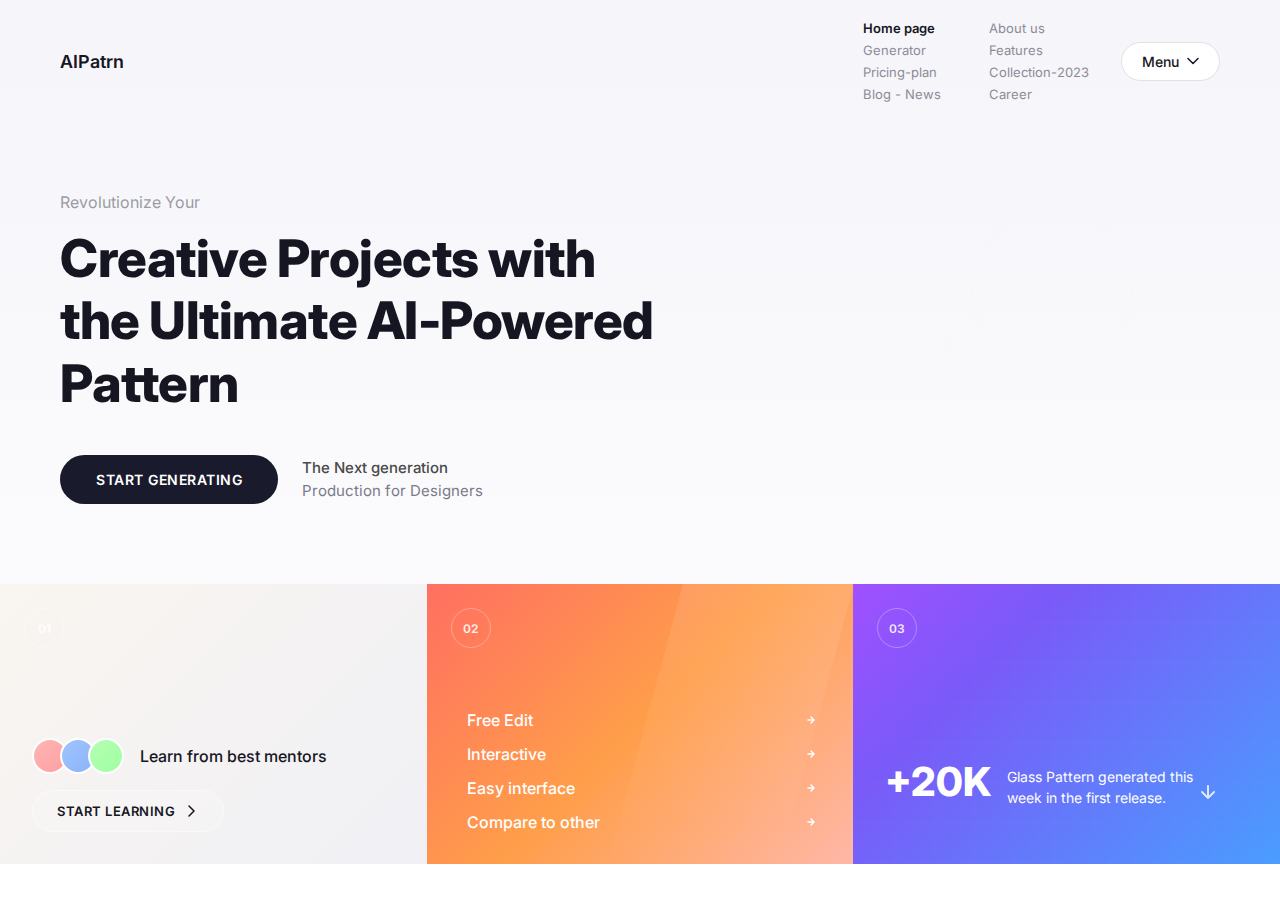
<file: index.html>
<!DOCTYPE html>
<html lang="de">
<head>
    <meta charset="UTF-8">
    <meta name="viewport" content="width=device-width, initial-scale=1.0">
    <title>AIPatrn – Creative Projects with the Ultimate AI-Powered Pattern</title>
    <link rel="preconnect" href="https://fonts.googleapis.com">
    <link rel="preconnect" href="https://fonts.gstatic.com" crossorigin>
    <link href="https://fonts.googleapis.com/css2?family=Inter:wght@400;600;700;800&display=swap" rel="stylesheet">
    <link rel="stylesheet" href="style.css">
</head>
<body>
    <!-- Header -->
    <header class="header">
        <div class="header-container">
            <!-- Logo -->
            <div class="logo">AIPatrn</div>
            
            <!-- Navigation -->
            <nav class="navigation">
                <div class="nav-links">
                    <div class="nav-column">
                        <a href="index.html" class="nav-link active">Home page</a>
                        <a href="dashboard.html" class="nav-link secondary">Generator</a>
                        <a href="#" class="nav-link secondary">Pricing-plan</a>
                        <a href="#" class="nav-link secondary">Blog - News</a>
                    </div>
                    <div class="nav-column">
                        <a href="#" class="nav-link secondary">About us</a>
                        <a href="#" class="nav-link secondary">Features</a>
                        <a href="#" class="nav-link secondary">Collection-2023</a>
                        <a href="#" class="nav-link secondary">Career</a>
                    </div>
                </div>
                <button class="menu-button">
                    Menu
                    <svg width="12" height="8" viewBox="0 0 12 8" fill="none" xmlns="http://www.w3.org/2000/svg">
                        <path d="M1 1.5L6 6.5L11 1.5" stroke="currentColor" stroke-width="1.5" stroke-linecap="round" stroke-linejoin="round"/>
                    </svg>
                </button>
            </nav>
        </div>
    </header>

    <!-- Hero Section -->
    <section class="hero">
        <div class="hero-container">
            <div class="hero-content">
                <p class="hero-intro">Revolutionize Your</p>
                <h1 class="hero-title">
                    Creative Projects with<br>
                    the Ultimate AI-Powered<br>
                    Pattern
                </h1>
                <div class="hero-cta">
                    <a href="dashboard.html" class="cta-button">START GENERATING</a>
                    <div class="hero-subtitle">
                        <span class="subtitle-primary">The Next generation</span><br>
                        <span class="subtitle-secondary">Production for Designers</span>
                    </div>
                </div>
            </div>
        </div>
        
        <!-- Decorative Elements -->
        <div class="hero-decoration">
            <svg class="deco-circle" width="200" height="200" viewBox="0 0 200 200">
                <circle cx="100" cy="100" r="80" stroke="#E0E0E5" stroke-width="1" fill="none" opacity="0.15"/>
            </svg>
            <svg class="deco-star" width="24" height="24" viewBox="0 0 24 24">
                <path d="M12 2L12 22M2 12L22 12M5.5 5.5L18.5 18.5M18.5 5.5L5.5 18.5" stroke="#E0E0E5" stroke-width="1" opacity="0.2"/>
            </svg>
        </div>
    </section>

    <!-- Three Cards Section -->
    <section class="cards-section">
        <!-- Card 1: Learn from best mentors -->
        <div class="card card-1">
            <div class="card-badge">01</div>
            <div class="card-content">
                <div class="mentors-group">
                    <div class="avatars">
                        <div class="avatar" style="background: linear-gradient(135deg, #FFB4B4, #FFA0A0);"></div>
                        <div class="avatar" style="background: linear-gradient(135deg, #A0C4FF, #8AB4F8);"></div>
                        <div class="avatar" style="background: linear-gradient(135deg, #B4FFB4, #A0FFA0);"></div>
                    </div>
                    <p class="mentors-text">Learn from best mentors</p>
                </div>
                <a href="dashboard.html" class="card-button">
                    START LEARNING
                    <svg width="16" height="16" viewBox="0 0 16 16" fill="none">
                        <path d="M6 3L11 8L6 13" stroke="currentColor" stroke-width="1.5" stroke-linecap="round" stroke-linejoin="round"/>
                    </svg>
                </a>
            </div>
        </div>

        <!-- Card 2: Features List -->
        <div class="card card-2">
            <div class="card-badge">02</div>
            <div class="card-content">
                <ul class="features-list">
                    <li>
                        <span>Free Edit</span>
                        <svg width="20" height="20" viewBox="0 0 20 20" fill="none">
                            <path d="M7 10H13M13 10L10 7M13 10L10 13" stroke="white" stroke-width="1.5" stroke-linecap="round" stroke-linejoin="round"/>
                        </svg>
                    </li>
                    <li>
                        <span>Interactive</span>
                        <svg width="20" height="20" viewBox="0 0 20 20" fill="none">
                            <path d="M7 10H13M13 10L10 7M13 10L10 13" stroke="white" stroke-width="1.5" stroke-linecap="round" stroke-linejoin="round"/>
                        </svg>
                    </li>
                    <li>
                        <span>Easy interface</span>
                        <svg width="20" height="20" viewBox="0 0 20 20" fill="none">
                            <path d="M7 10H13M13 10L10 7M13 10L10 13" stroke="white" stroke-width="1.5" stroke-linecap="round" stroke-linejoin="round"/>
                        </svg>
                    </li>
                    <li>
                        <span>Compare to other</span>
                        <svg width="20" height="20" viewBox="0 0 20 20" fill="none">
                            <path d="M7 10H13M13 10L10 7M13 10L10 13" stroke="white" stroke-width="1.5" stroke-linecap="round" stroke-linejoin="round"/>
                        </svg>
                    </li>
                </ul>
            </div>
        </div>

        <!-- Card 3: Stats -->
        <div class="card card-3">
            <div class="card-badge">03</div>
            <div class="card-content">
                <div class="stats-content">
                    <div class="stats-number">+20K</div>
                    <p class="stats-text">Glass Pattern generated this week in the first release.</p>
                </div>
                <svg class="arrow-down" width="32" height="32" viewBox="0 0 32 32" fill="none">
                    <path d="M16 10V22M16 22L10 16M16 22L22 16" stroke="white" stroke-width="2" stroke-linecap="round" stroke-linejoin="round"/>
                </svg>
            </div>
        </div>
    </section>
</body>
</html>
</file>
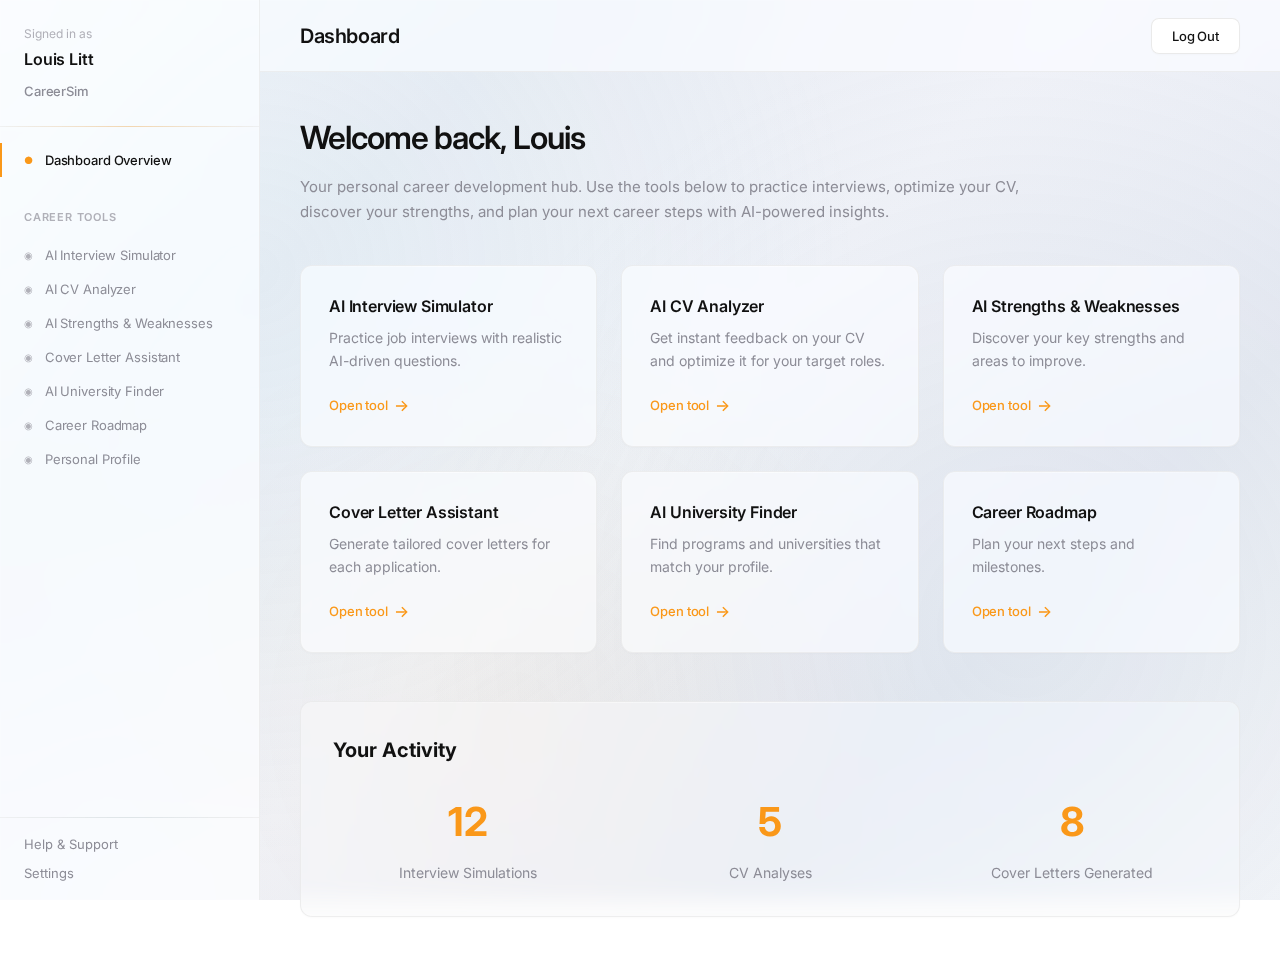
<file: career-dashboard.html>
<!DOCTYPE html>
<html lang="en">
<head>
    <meta charset="UTF-8">
    <meta name="viewport" content="width=device-width, initial-scale=1.0">
    <title>CareerSim Dashboard</title>
    <link rel="preconnect" href="https://fonts.googleapis.com">
    <link rel="preconnect" href="https://fonts.gstatic.com" crossorigin>
    <link href="https://fonts.googleapis.com/css2?family=Inter:wght@400;500;600;700&display=swap" rel="stylesheet">
    <link rel="stylesheet" href="career-dashboard.css">
</head>
<body>
    <!-- Left Sidebar -->
    <aside class="sidebar">
        <!-- User Info -->
        <div class="user-info">
            <p class="signed-in-label">Signed in as</p>
            <h3 class="user-name">Louis Litt</h3>
            <div class="brand-name">CareerSim</div>
        </div>

        <!-- Navigation -->
        <nav class="sidebar-nav">
            <div class="nav-section">
                <button class="nav-link active" data-target="page-dashboard" data-title="Dashboard">
                    <span class="nav-icon">●</span>
                    <span class="nav-text">Dashboard Overview</span>
                </button>
            </div>

            <div class="nav-section">
                <h4 class="nav-section-title">Career Tools</h4>
                <button class="nav-link" data-target="page-interview" data-title="AI Interview Simulator">
                    <span class="nav-icon">◉</span>
                    <span class="nav-text">AI Interview Simulator</span>
                </button>
                <button class="nav-link" data-target="page-cv" data-title="AI CV Analyzer">
                    <span class="nav-icon">◉</span>
                    <span class="nav-text">AI CV Analyzer</span>
                </button>
                <button class="nav-link" data-target="page-strengths" data-title="AI Strengths & Weaknesses">
                    <span class="nav-icon">◉</span>
                    <span class="nav-text">AI Strengths & Weaknesses</span>
                </button>
                <button class="nav-link" data-target="page-cover-letter" data-title="Cover Letter Assistant">
                    <span class="nav-icon">◉</span>
                    <span class="nav-text">Cover Letter Assistant</span>
                </button>
                <button class="nav-link" data-target="page-university" data-title="AI University Finder">
                    <span class="nav-icon">◉</span>
                    <span class="nav-text">AI University Finder</span>
                </button>
                <button class="nav-link" data-target="page-roadmap" data-title="Career Roadmap">
                    <span class="nav-icon">◉</span>
                    <span class="nav-text">Career Roadmap</span>
                </button>
                <button class="nav-link" data-target="page-profile" data-title="Personal Profile">
                    <span class="nav-icon">◉</span>
                    <span class="nav-text">Personal Profile</span>
                </button>
            </div>
        </nav>

        <!-- Footer Links -->
        <div class="sidebar-footer">
            <a href="#" class="footer-link">Help & Support</a>
            <a href="#" class="footer-link">Settings</a>
        </div>
    </aside>

    <!-- Right Content Area -->
    <div class="main-wrapper">
        <!-- Top Bar -->
        <header class="top-bar">
            <h1 class="page-title" id="current-page-title">Dashboard</h1>
            <div class="top-bar-actions">
                <button class="logout-btn">Log Out</button>
            </div>
        </header>

        <!-- Content Area -->
        <main class="content-area">
            <!-- Page: Dashboard Overview -->
            <section id="page-dashboard" class="page active">
                <div class="page-header">
                    <h2 class="page-heading">Welcome back, Louis</h2>
                    <p class="page-description">Your personal career development hub. Use the tools below to practice interviews, optimize your CV, discover your strengths, and plan your next career steps with AI-powered insights.</p>
                </div>

                <div class="cards-grid">
                    <div class="feature-card">
                        <h3 class="card-title">AI Interview Simulator</h3>
                        <p class="card-description">Practice job interviews with realistic AI-driven questions.</p>
                        <button class="card-link nav-link" data-target="page-interview" data-title="AI Interview Simulator">
                            Open tool <span class="arrow">→</span>
                        </button>
                    </div>

                    <div class="feature-card">
                        <h3 class="card-title">AI CV Analyzer</h3>
                        <p class="card-description">Get instant feedback on your CV and optimize it for your target roles.</p>
                        <button class="card-link nav-link" data-target="page-cv" data-title="AI CV Analyzer">
                            Open tool <span class="arrow">→</span>
                        </button>
                    </div>

                    <div class="feature-card">
                        <h3 class="card-title">AI Strengths & Weaknesses</h3>
                        <p class="card-description">Discover your key strengths and areas to improve.</p>
                        <button class="card-link nav-link" data-target="page-strengths" data-title="AI Strengths & Weaknesses">
                            Open tool <span class="arrow">→</span>
                        </button>
                    </div>

                    <div class="feature-card">
                        <h3 class="card-title">Cover Letter Assistant</h3>
                        <p class="card-description">Generate tailored cover letters for each application.</p>
                        <button class="card-link nav-link" data-target="page-cover-letter" data-title="Cover Letter Assistant">
                            Open tool <span class="arrow">→</span>
                        </button>
                    </div>

                    <div class="feature-card">
                        <h3 class="card-title">AI University Finder</h3>
                        <p class="card-description">Find programs and universities that match your profile.</p>
                        <button class="card-link nav-link" data-target="page-university" data-title="AI University Finder">
                            Open tool <span class="arrow">→</span>
                        </button>
                    </div>

                    <div class="feature-card">
                        <h3 class="card-title">Career Roadmap</h3>
                        <p class="card-description">Plan your next steps and milestones.</p>
                        <button class="card-link nav-link" data-target="page-roadmap" data-title="Career Roadmap">
                            Open tool <span class="arrow">→</span>
                        </button>
                    </div>
                </div>

                <!-- Statistics Panel -->
                <div class="stats-panel">
                    <h3 class="stats-title">Your Activity</h3>
                    <div class="stats-grid">
                        <div class="stat-item">
                            <div class="stat-value">12</div>
                            <div class="stat-label">Interview Simulations</div>
                        </div>
                        <div class="stat-item">
                            <div class="stat-value">5</div>
                            <div class="stat-label">CV Analyses</div>
                        </div>
                        <div class="stat-item">
                            <div class="stat-value">8</div>
                            <div class="stat-label">Cover Letters Generated</div>
                        </div>
                    </div>
                </div>
            </section>

            <!-- Page: AI Interview Simulator -->
            <section id="page-interview" class="page">
                <div class="page-header">
                    <h2 class="page-heading">AI Interview Simulator</h2>
                    <p class="page-description">Practice realistic job interviews with our AI interviewer. Select your target position and industry to get started with personalized questions.</p>
                </div>

                <div class="two-column-layout">
                    <div class="column">
                        <div class="form-container">
                            <h3 class="form-title">Setup Interview</h3>
                            <div class="form-group">
                                <label for="target-position">Target Position</label>
                                <input type="text" id="target-position" class="input-field" placeholder="e.g., Product Manager">
                            </div>
                            <div class="form-group">
                                <label for="industry">Industry</label>
                                <input type="text" id="industry" class="input-field" placeholder="e.g., Technology">
                            </div>
                            <div class="form-group">
                                <label for="experience-level">Experience Level</label>
                                <select id="experience-level" class="input-field">
                                    <option>Entry Level</option>
                                    <option>Mid-Level</option>
                                    <option>Senior</option>
                                    <option>Executive</option>
                                </select>
                            </div>
                            <button class="btn-primary">Start Simulation</button>
                        </div>
                    </div>

                    <div class="column">
                        <div class="preview-container">
                            <h3 class="preview-title">Simulation Preview</h3>
                            <div class="conversation-preview">
                                <div class="message ai-message">
                                    <strong>AI Interviewer:</strong> Hello! Thank you for joining us today. Can you start by telling me about yourself?
                                </div>
                                <div class="message user-message">
                                    <strong>You:</strong> Hi! I'm a product manager with 5 years of experience in tech startups...
                                </div>
                                <div class="message ai-message">
                                    <strong>AI Interviewer:</strong> That's great. Can you describe a challenging project you led recently?
                                </div>
                            </div>
                        </div>
                    </div>
                </div>
            </section>

            <!-- Page: AI CV Analyzer -->
            <section id="page-cv" class="page">
                <div class="page-header">
                    <h2 class="page-heading">AI CV Analyzer</h2>
                    <p class="page-description">Upload or paste your CV text to receive instant feedback and recommendations for improvement.</p>
                </div>

                <div class="upload-container">
                    <div class="upload-area">
                        <p class="upload-text">Drop your CV here or paste the text</p>
                        <textarea class="cv-textarea" placeholder="Paste your CV content here..." rows="10"></textarea>
                        <button class="btn-primary">Analyze CV</button>
                    </div>
                </div>

                <div class="results-section">
                    <h3 class="results-title">Analysis Results</h3>
                    <div class="results-grid">
                        <div class="result-card">
                            <h4 class="result-card-title">Overall Score</h4>
                            <div class="score-display">8.5/10</div>
                            <p class="result-card-text">Your CV is well-structured with clear experience sections.</p>
                        </div>
                        <div class="result-card">
                            <h4 class="result-card-title">Key Strengths</h4>
                            <ul class="result-list">
                                <li>Clear professional summary</li>
                                <li>Quantified achievements</li>
                                <li>Relevant skills section</li>
                                <li>Good formatting</li>
                            </ul>
                        </div>
                        <div class="result-card">
                            <h4 class="result-card-title">Recommended Changes</h4>
                            <ul class="result-list">
                                <li>Add more action verbs</li>
                                <li>Include specific metrics</li>
                                <li>Tailor to job description</li>
                                <li>Highlight recent projects</li>
                            </ul>
                        </div>
                    </div>
                </div>
            </section>

            <!-- Page: AI Strengths & Weaknesses -->
            <section id="page-strengths" class="page">
                <div class="page-header">
                    <h2 class="page-heading">AI Strengths & Weaknesses</h2>
                    <p class="page-description">Describe your experience, skills, and past roles to receive an AI-powered analysis of your strengths and areas for improvement.</p>
                </div>

                <div class="two-column-layout">
                    <div class="column">
                        <div class="form-container">
                            <h3 class="form-title">Your Experience</h3>
                            <div class="form-group">
                                <label for="experience-text">Describe your experience, skills and past roles</label>
                                <textarea id="experience-text" class="input-field textarea-large" rows="12" placeholder="Tell us about your professional background, key projects, technical skills, soft skills, and any challenges you've overcome..."></textarea>
                            </div>
                            <button class="btn-primary">Run Analysis</button>
                        </div>
                    </div>

                    <div class="column">
                        <div class="analysis-results">
                            <div class="analysis-box strengths-box">
                                <h3 class="analysis-box-title">Identified Strengths</h3>
                                <ul class="analysis-list">
                                    <li>Strong leadership and team management</li>
                                    <li>Data-driven decision making</li>
                                    <li>Excellent communication skills</li>
                                    <li>Strategic thinking and planning</li>
                                    <li>Cross-functional collaboration</li>
                                </ul>
                            </div>

                            <div class="analysis-box improvements-box">
                                <h3 class="analysis-box-title">Areas to Improve</h3>
                                <ul class="analysis-list">
                                    <li>Technical depth in specific tools</li>
                                    <li>Public speaking experience</li>
                                    <li>International market knowledge</li>
                                    <li>Advanced data analytics</li>
                                </ul>
                            </div>
                        </div>
                    </div>
                </div>
            </section>

            <!-- Page: Cover Letter Assistant -->
            <section id="page-cover-letter" class="page">
                <div class="page-header">
                    <h2 class="page-heading">Cover Letter Assistant</h2>
                    <p class="page-description">Generate personalized cover letters tailored to specific job applications using AI.</p>
                </div>

                <div class="form-container full-width">
                    <h3 class="form-title">Job Details</h3>
                    <div class="form-row">
                        <div class="form-group">
                            <label for="job-title">Job Title</label>
                            <input type="text" id="job-title" class="input-field" placeholder="e.g., Senior Product Manager">
                        </div>
                        <div class="form-group">
                            <label for="company-name">Company Name</label>
                            <input type="text" id="company-name" class="input-field" placeholder="e.g., Tech Corp">
                        </div>
                    </div>
                    <div class="form-group">
                        <label for="job-url">Link to Job Posting (optional)</label>
                        <input type="url" id="job-url" class="input-field" placeholder="https://...">
                    </div>
                    <div class="form-group">
                        <label for="about-summary">Short summary about you</label>
                        <textarea id="about-summary" class="input-field" rows="4" placeholder="Brief summary of your background and why you're interested in this role..."></textarea>
                    </div>
                    <button class="btn-primary">Generate Cover Letter</button>
                </div>

                <div class="results-section">
                    <div class="generated-content">
                        <h3 class="generated-title">Generated Cover Letter</h3>
                        <div class="letter-preview">
                            <p><strong>Dear Hiring Manager,</strong></p>
                            <p>I am writing to express my strong interest in the Senior Product Manager position at Tech Corp. With over 5 years of experience in product management and a proven track record of delivering successful digital products, I am confident in my ability to contribute to your team's success.</p>
                            <p>Throughout my career, I have led cross-functional teams to launch innovative products that have driven significant business growth. My experience in agile methodologies, user research, and data-driven decision-making aligns perfectly with the requirements outlined in your job posting.</p>
                            <p>I am particularly drawn to Tech Corp's mission and would be excited to bring my skills in product strategy and stakeholder management to your organization.</p>
                            <p>Thank you for considering my application. I look forward to discussing how I can contribute to your team.</p>
                            <p><strong>Sincerely,</strong><br>Louis Litt</p>
                        </div>
                        <button class="btn-secondary">Copy to Clipboard</button>
                    </div>
                </div>
            </section>

            <!-- Page: AI University Finder -->
            <section id="page-university" class="page">
                <div class="page-header">
                    <h2 class="page-heading">AI University Finder</h2>
                    <p class="page-description">Discover universities and programs that match your academic goals and preferences.</p>
                </div>

                <div class="filter-section">
                    <h3 class="filter-title">Search Criteria</h3>
                    <div class="form-row">
                        <div class="form-group">
                            <label for="country">Country</label>
                            <input type="text" id="country" class="input-field" placeholder="e.g., Germany">
                        </div>
                        <div class="form-group">
                            <label for="field-of-study">Field of Study</label>
                            <input type="text" id="field-of-study" class="input-field" placeholder="e.g., Computer Science">
                        </div>
                        <div class="form-group">
                            <label for="degree-level">Degree Level</label>
                            <select id="degree-level" class="input-field">
                                <option>Bachelor</option>
                                <option>Master</option>
                                <option>PhD</option>
                            </select>
                        </div>
                    </div>
                    <button class="btn-primary">Find Programs</button>
                </div>

                <div class="results-section">
                    <h3 class="results-title">Matching Programs</h3>
                    <div class="university-cards">
                        <div class="university-card">
                            <h4 class="university-name">Technical University of Munich</h4>
                            <p class="university-location">Munich, Germany</p>
                            <p class="university-program">Master in Computer Science</p>
                            <p class="university-details">Duration: 2 years | Language: English | Tuition: €150/semester</p>
                            <button class="btn-link">View details →</button>
                        </div>

                        <div class="university-card">
                            <h4 class="university-name">RWTH Aachen University</h4>
                            <p class="university-location">Aachen, Germany</p>
                            <p class="university-program">Master in Data Science</p>
                            <p class="university-details">Duration: 2 years | Language: English | Tuition: €300/semester</p>
                            <button class="btn-link">View details →</button>
                        </div>

                        <div class="university-card">
                            <h4 class="university-name">University of Mannheim</h4>
                            <p class="university-location">Mannheim, Germany</p>
                            <p class="university-program">Master in Business Informatics</p>
                            <p class="university-details">Duration: 2 years | Language: English/German | Tuition: €180/semester</p>
                            <button class="btn-link">View details →</button>
                        </div>
                    </div>
                </div>
            </section>

            <!-- Page: Career Roadmap -->
            <section id="page-roadmap" class="page">
                <div class="page-header">
                    <h2 class="page-heading">Career Roadmap</h2>
                    <p class="page-description">Plan your career journey with clear milestones and actionable steps.</p>
                </div>

                <div class="roadmap-container">
                    <div class="roadmap-steps">
                        <div class="roadmap-step">
                            <div class="step-badge">Now</div>
                            <h3 class="step-title">Assess Skills & Interests</h3>
                            <p class="step-description">Complete skills assessment, identify strengths and weaknesses, clarify career goals.</p>
                        </div>

                        <div class="roadmap-step">
                            <div class="step-badge">6 Months</div>
                            <h3 class="step-title">Target Internships or Junior Roles</h3>
                            <p class="step-description">Apply to relevant positions, build portfolio projects, expand professional network.</p>
                        </div>

                        <div class="roadmap-step">
                            <div class="step-badge">1-2 Years</div>
                            <h3 class="step-title">Develop Specialization</h3>
                            <p class="step-description">Gain deeper expertise in chosen field, take on more responsibility, pursue certifications.</p>
                        </div>

                        <div class="roadmap-step">
                            <div class="step-badge">3-5 Years</div>
                            <h3 class="step-title">Move to Senior Roles</h3>
                            <p class="step-description">Lead projects and teams, mentor junior colleagues, explore management or specialist tracks.</p>
                        </div>
                    </div>

                    <div class="next-actions">
                        <h3 class="actions-title">Next Actions</h3>
                        <ul class="actions-list">
                            <li>
                                <input type="checkbox" id="action-1">
                                <label for="action-1">Complete AI CV Analyzer assessment</label>
                            </li>
                            <li>
                                <input type="checkbox" id="action-2">
                                <label for="action-2">Practice 3 mock interviews this week</label>
                            </li>
                            <li>
                                <input type="checkbox" id="action-3">
                                <label for="action-3">Update LinkedIn profile</label>
                            </li>
                            <li>
                                <input type="checkbox" id="action-4">
                                <label for="action-4">Research 5 target companies</label>
                            </li>
                            <li>
                                <input type="checkbox" id="action-5">
                                <label for="action-5">Network with 2 industry professionals</label>
                            </li>
                        </ul>
                    </div>
                </div>
            </section>

            <!-- Page: Personal Profile -->
            <section id="page-profile" class="page">
                <div class="page-header">
                    <h2 class="page-heading">Personal Profile</h2>
                    <p class="page-description">Manage your personal information and career preferences.</p>
                </div>

                <div class="profile-header">
                    <div class="profile-avatar">LL</div>
                    <div class="profile-info">
                        <h3 class="profile-name">Louis Litt</h3>
                        <p class="profile-meta">Career focus: Product Management</p>
                        <p class="profile-meta">Location: Berlin, Germany</p>
                    </div>
                </div>

                <div class="form-container full-width">
                    <h3 class="form-title">Personal Information</h3>
                    <div class="form-row">
                        <div class="form-group">
                            <label for="profile-name">Full Name</label>
                            <input type="text" id="profile-name" class="input-field" value="Louis Litt">
                        </div>
                        <div class="form-group">
                            <label for="profile-email">Email Address</label>
                            <input type="email" id="profile-email" class="input-field" value="louis.litt@example.com">
                        </div>
                    </div>
                    <div class="form-row">
                        <div class="form-group">
                            <label for="profile-location">Location</label>
                            <input type="text" id="profile-location" class="input-field" value="Berlin, Germany">
                        </div>
                        <div class="form-group">
                            <label for="profile-phone">Phone Number</label>
                            <input type="tel" id="profile-phone" class="input-field" placeholder="+49 ...">
                        </div>
                    </div>

                    <h3 class="form-title">Career Preferences</h3>
                    <div class="form-group">
                        <label for="desired-roles">Desired Roles</label>
                        <input type="text" id="desired-roles" class="input-field" placeholder="e.g., Product Manager, Project Manager">
                    </div>
                    <div class="form-group">
                        <label for="desired-industries">Desired Industries</label>
                        <input type="text" id="desired-industries" class="input-field" placeholder="e.g., Technology, Finance, Healthcare">
                    </div>
                    <div class="form-group">
                        <label for="bio">Professional Bio</label>
                        <textarea id="bio" class="input-field" rows="4" placeholder="Brief summary of your professional background..."></textarea>
                    </div>

                    <div class="form-actions">
                        <button class="btn-primary">Save Changes</button>
                        <button class="btn-secondary">Cancel</button>
                    </div>
                </div>
            </section>
        </main>
    </div>

    <script>
        // Navigation Logic
        document.addEventListener('DOMContentLoaded', function() {
            const navLinks = document.querySelectorAll('.nav-link');
            const pages = document.querySelectorAll('.page');
            const pageTitle = document.getElementById('current-page-title');

            function switchPage(targetId, title) {
                // Hide all pages
                pages.forEach(page => page.classList.remove('active'));
                
                // Show target page
                const targetPage = document.getElementById(targetId);
                if (targetPage) {
                    targetPage.classList.add('active');
                }

                // Update page title
                if (pageTitle && title) {
                    pageTitle.textContent = title;
                }

                // Update active nav link
                navLinks.forEach(link => link.classList.remove('active'));
                const activeLink = document.querySelector(`.nav-link[data-target="${targetId}"]`);
                if (activeLink) {
                    activeLink.classList.add('active');
                }
            }

            // Sidebar navigation
            navLinks.forEach(link => {
                link.addEventListener('click', function(e) {
                    e.preventDefault();
                    const target = this.getAttribute('data-target');
                    const title = this.getAttribute('data-title');
                    switchPage(target, title);
                });
            });

            // Logout button
            const logoutBtn = document.querySelector('.logout-btn');
            if (logoutBtn) {
                logoutBtn.addEventListener('click', function() {
                    alert('Logging out...');
                    // Add actual logout logic here
                });
            }
        });
    </script>
</body>
</html>
</file>
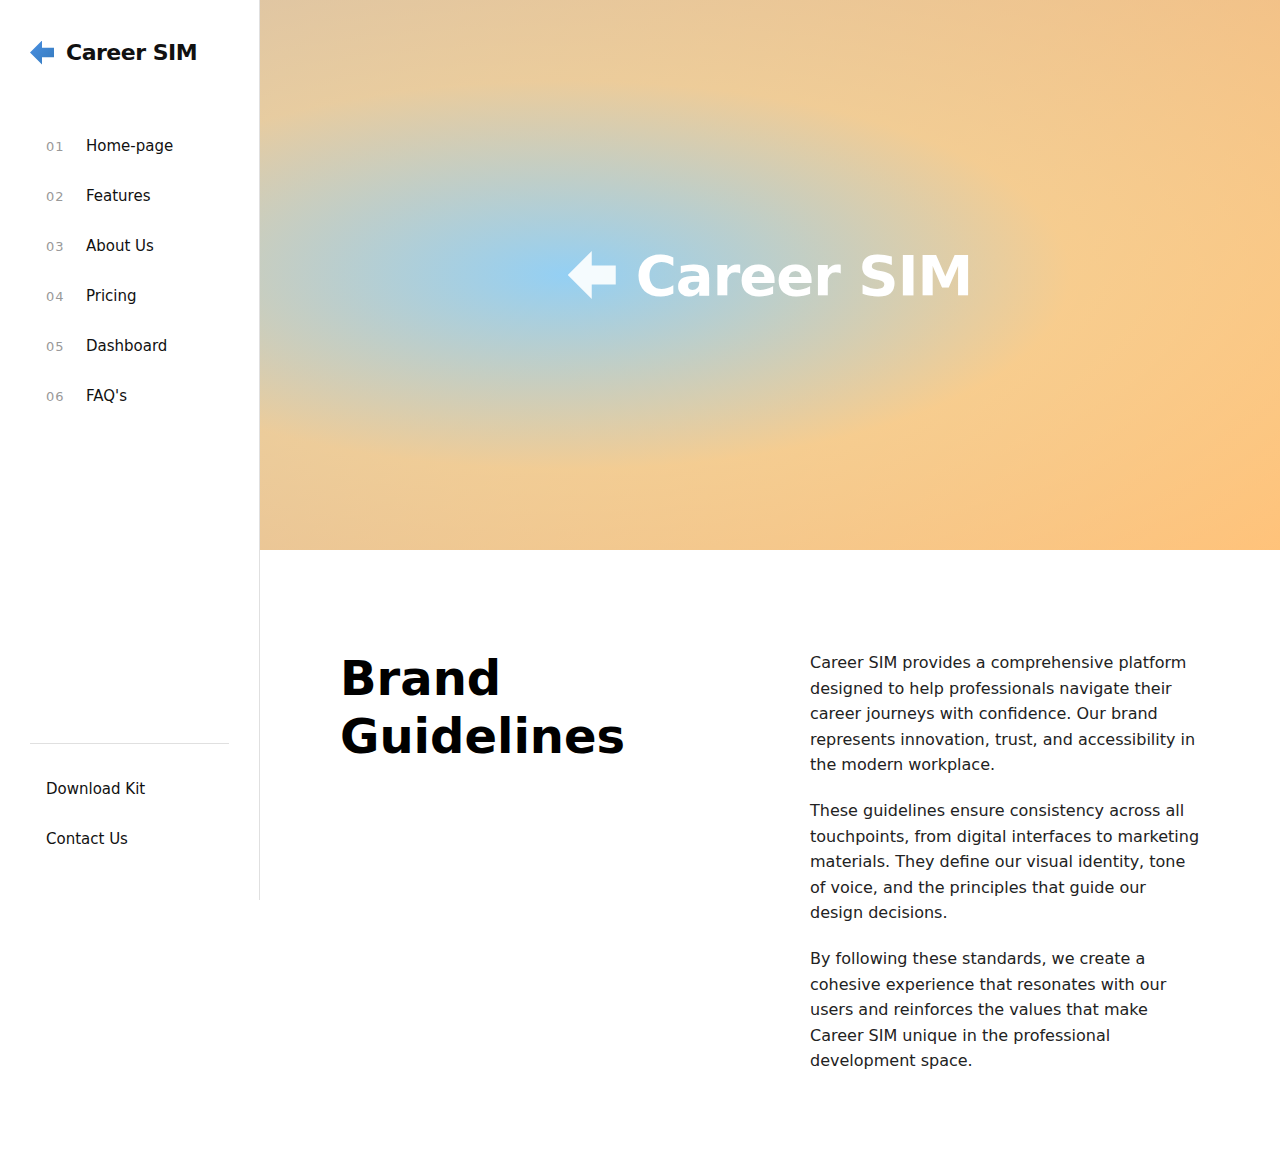
<file: career-sim.html>
<!DOCTYPE html>
<html lang="en">
<head>
    <meta charset="UTF-8">
    <meta name="viewport" content="width=device-width, initial-scale=1.0">
    <title>Career SIM - Brand Guidelines</title>
    <style>
        /* ============================================
           RESET & BASE STYLES
           ============================================ */
        * {
            margin: 0;
            padding: 0;
            box-sizing: border-box;
        }

        body {
            font-family: system-ui, -apple-system, BlinkMacSystemFont, 'Segoe UI', Roboto, sans-serif;
            color: #111;
            overflow-x: hidden;
        }

        /* ============================================
           LEFT SIDEBAR (Desktop)
           Fixed vertical navigation
           ============================================ */
        .sidebar {
            position: fixed;
            left: 0;
            top: 0;
            width: 260px;
            height: 100vh;
            background: #ffffff;
            border-right: 1px solid #e0e0e0;
            display: flex;
            flex-direction: column;
            padding: 40px 30px;
            z-index: 100;
        }

        /* Brand logo area at the top */
        .sidebar__brand {
            display: flex;
            align-items: center;
            gap: 12px;
            margin-bottom: 60px;
        }

        /* Simple arrow icon placeholder (CSS-based) */
        .sidebar__brand-icon {
            width: 24px;
            height: 24px;
            background: linear-gradient(135deg, #4a90e2 0%, #357abd 100%);
            clip-path: polygon(0% 50%, 50% 0%, 50% 30%, 100% 30%, 100% 70%, 50% 70%, 50% 100%);
        }

        .sidebar__brand-text {
            font-size: 22px;
            font-weight: 700;
            color: #111;
            letter-spacing: -0.5px;
        }

        /* Main navigation items */
        .sidebar__nav {
            flex: 1;
            display: flex;
            flex-direction: column;
            gap: 8px;
        }

        .sidebar__nav-item {
            display: flex;
            align-items: center;
            gap: 16px;
            padding: 12px 16px;
            color: #111;
            text-decoration: none;
            font-size: 15px;
            font-weight: 500;
            border-radius: 8px;
            transition: background 0.2s ease;
        }

        .sidebar__nav-item:hover {
            background: #f5f5f5;
        }

        /* Number prefix styling (01, 02, etc.) */
        .sidebar__nav-item::before {
            content: attr(data-number);
            font-size: 13px;
            color: #999;
            letter-spacing: 1px;
            min-width: 24px;
        }

        /* Bottom section of sidebar */
        .sidebar__footer {
            display: flex;
            flex-direction: column;
            gap: 8px;
            border-top: 1px solid #e0e0e0;
            padding-top: 24px;
        }

        .sidebar__footer-item {
            display: flex;
            align-items: center;
            padding: 12px 16px;
            color: #111;
            text-decoration: none;
            font-size: 15px;
            font-weight: 500;
            border-radius: 8px;
            transition: background 0.2s ease;
        }

        .sidebar__footer-item:hover {
            background: #f5f5f5;
        }

        /* ============================================
           MAIN CONTENT AREA
           Offset by sidebar width on desktop
           ============================================ */
        .main-content {
            margin-left: 260px;
        }

        /* ============================================
           HERO SECTION
           Full-width gradient with centered branding
           ============================================ */
        .hero {
            height: 550px;
            background: radial-gradient(ellipse at 30% 50%, 
                rgba(135, 206, 250, 0.8) 0%, 
                rgba(255, 200, 124, 0.7) 50%, 
                rgba(255, 180, 100, 0.6) 100%),
                linear-gradient(135deg, #a8d5ff 0%, #ffd89b 100%);
            display: flex;
            align-items: center;
            justify-content: center;
            position: relative;
        }

        /* Centered hero branding */
        .hero__brand {
            display: flex;
            align-items: center;
            gap: 20px;
        }

        /* Large arrow icon for hero */
        .hero__brand-icon {
            width: 48px;
            height: 48px;
            background: rgba(255, 255, 255, 0.9);
            clip-path: polygon(0% 50%, 50% 0%, 50% 30%, 100% 30%, 100% 70%, 50% 70%, 50% 100%);
        }

        .hero__brand-text {
            font-size: 56px;
            font-weight: 700;
            color: #ffffff;
            letter-spacing: -1px;
        }

        /* ============================================
           CONTENT SECTION
           Two-column layout with heading and body text
           ============================================ */
        .content-section {
            background: #ffffff;
            padding: 100px 80px;
        }

        /* Grid layout for two columns */
        .content-section__grid {
            display: grid;
            grid-template-columns: 1fr 1fr;
            gap: 80px;
            max-width: 1200px;
            margin: 0 auto;
            align-items: start;
        }

        /* Left column: Large heading */
        .content-section__heading {
            font-size: 48px;
            font-weight: 700;
            color: #000;
            line-height: 1.2;
        }

        /* Right column: Body paragraphs */
        .content-section__body {
            max-width: 450px;
        }

        .content-section__paragraph {
            color: #222;
            font-size: 16px;
            line-height: 1.6;
            margin-bottom: 20px;
        }

        .content-section__paragraph:last-child {
            margin-bottom: 0;
        }

        /* ============================================
           RESPONSIVE DESIGN
           Mobile: sidebar becomes top bar, columns stack
           ============================================ */
        @media (max-width: 768px) {
            /* Sidebar becomes horizontal top bar */
            .sidebar {
                position: fixed;
                width: 100%;
                height: auto;
                flex-direction: row;
                padding: 20px;
                border-right: none;
                border-bottom: 1px solid #e0e0e0;
                overflow-x: auto;
            }

            .sidebar__brand {
                margin-bottom: 0;
                margin-right: auto;
            }

            .sidebar__brand-icon {
                width: 20px;
                height: 20px;
            }

            .sidebar__brand-text {
                font-size: 18px;
            }

            /* Hide navigation items on mobile (or implement hamburger menu) */
            .sidebar__nav {
                display: none;
            }

            .sidebar__footer {
                display: none;
            }

            /* Main content no longer offset by sidebar */
            .main-content {
                margin-left: 0;
                margin-top: 70px; /* Account for top bar */
            }

            /* Hero adjusts height */
            .hero {
                height: 400px;
            }

            .hero__brand-icon {
                width: 32px;
                height: 32px;
            }

            .hero__brand-text {
                font-size: 36px;
            }

            /* Content section: single column */
            .content-section {
                padding: 60px 24px;
            }

            .content-section__grid {
                grid-template-columns: 1fr;
                gap: 40px;
            }

            .content-section__heading {
                font-size: 36px;
            }

            .content-section__body {
                max-width: 100%;
            }
        }

        /* Tablet adjustments */
        @media (min-width: 769px) and (max-width: 1024px) {
            .content-section {
                padding: 80px 40px;
            }

            .content-section__grid {
                gap: 60px;
            }

            .content-section__heading {
                font-size: 42px;
            }
        }
    </style>
</head>
<body>

    <!-- ============================================
         LEFT SIDEBAR NAVIGATION
         Fixed vertical sidebar with brand and menu
         ============================================ -->
    <aside class="sidebar">
        <!-- Brand logo at top -->
        <div class="sidebar__brand">
            <div class="sidebar__brand-icon"></div>
            <span class="sidebar__brand-text">Career SIM</span>
        </div>

        <!-- Main navigation menu -->
        <nav class="sidebar__nav">
            <a href="#" class="sidebar__nav-item" data-number="01">Home-page</a>
            <a href="#" class="sidebar__nav-item" data-number="02">Features</a>
            <a href="#" class="sidebar__nav-item" data-number="03">About Us</a>
            <a href="#" class="sidebar__nav-item" data-number="04">Pricing</a>
            <a href="#" class="sidebar__nav-item" data-number="05">Dashboard</a>
            <a href="#" class="sidebar__nav-item" data-number="06">FAQ's</a>
        </nav>

        <!-- Bottom footer links -->
        <div class="sidebar__footer">
            <a href="#" class="sidebar__footer-item">Download Kit</a>
            <a href="#" class="sidebar__footer-item">Contact Us</a>
        </div>
    </aside>

    <!-- ============================================
         MAIN CONTENT AREA
         Offset by sidebar on desktop
         ============================================ -->
    <main class="main-content">
        
        <!-- Hero section with gradient background -->
        <section class="hero">
            <div class="hero__brand">
                <div class="hero__brand-icon"></div>
                <h1 class="hero__brand-text">Career SIM</h1>
            </div>
        </section>

        <!-- Content section with heading and body text -->
        <section class="content-section">
            <div class="content-section__grid">
                
                <!-- Left column: Large heading -->
                <div class="content-section__left">
                    <h2 class="content-section__heading">Brand Guidelines</h2>
                </div>

                <!-- Right column: Body paragraphs -->
                <div class="content-section__right">
                    <div class="content-section__body">
                        <p class="content-section__paragraph">
                            Career SIM provides a comprehensive platform designed to help professionals 
                            navigate their career journeys with confidence. Our brand represents innovation, 
                            trust, and accessibility in the modern workplace.
                        </p>
                        <p class="content-section__paragraph">
                            These guidelines ensure consistency across all touchpoints, from digital 
                            interfaces to marketing materials. They define our visual identity, tone of 
                            voice, and the principles that guide our design decisions.
                        </p>
                        <p class="content-section__paragraph">
                            By following these standards, we create a cohesive experience that resonates 
                            with our users and reinforces the values that make Career SIM unique in the 
                            professional development space.
                        </p>
                    </div>
                </div>

            </div>
        </section>

    </main>

</body>
</html>
</file>
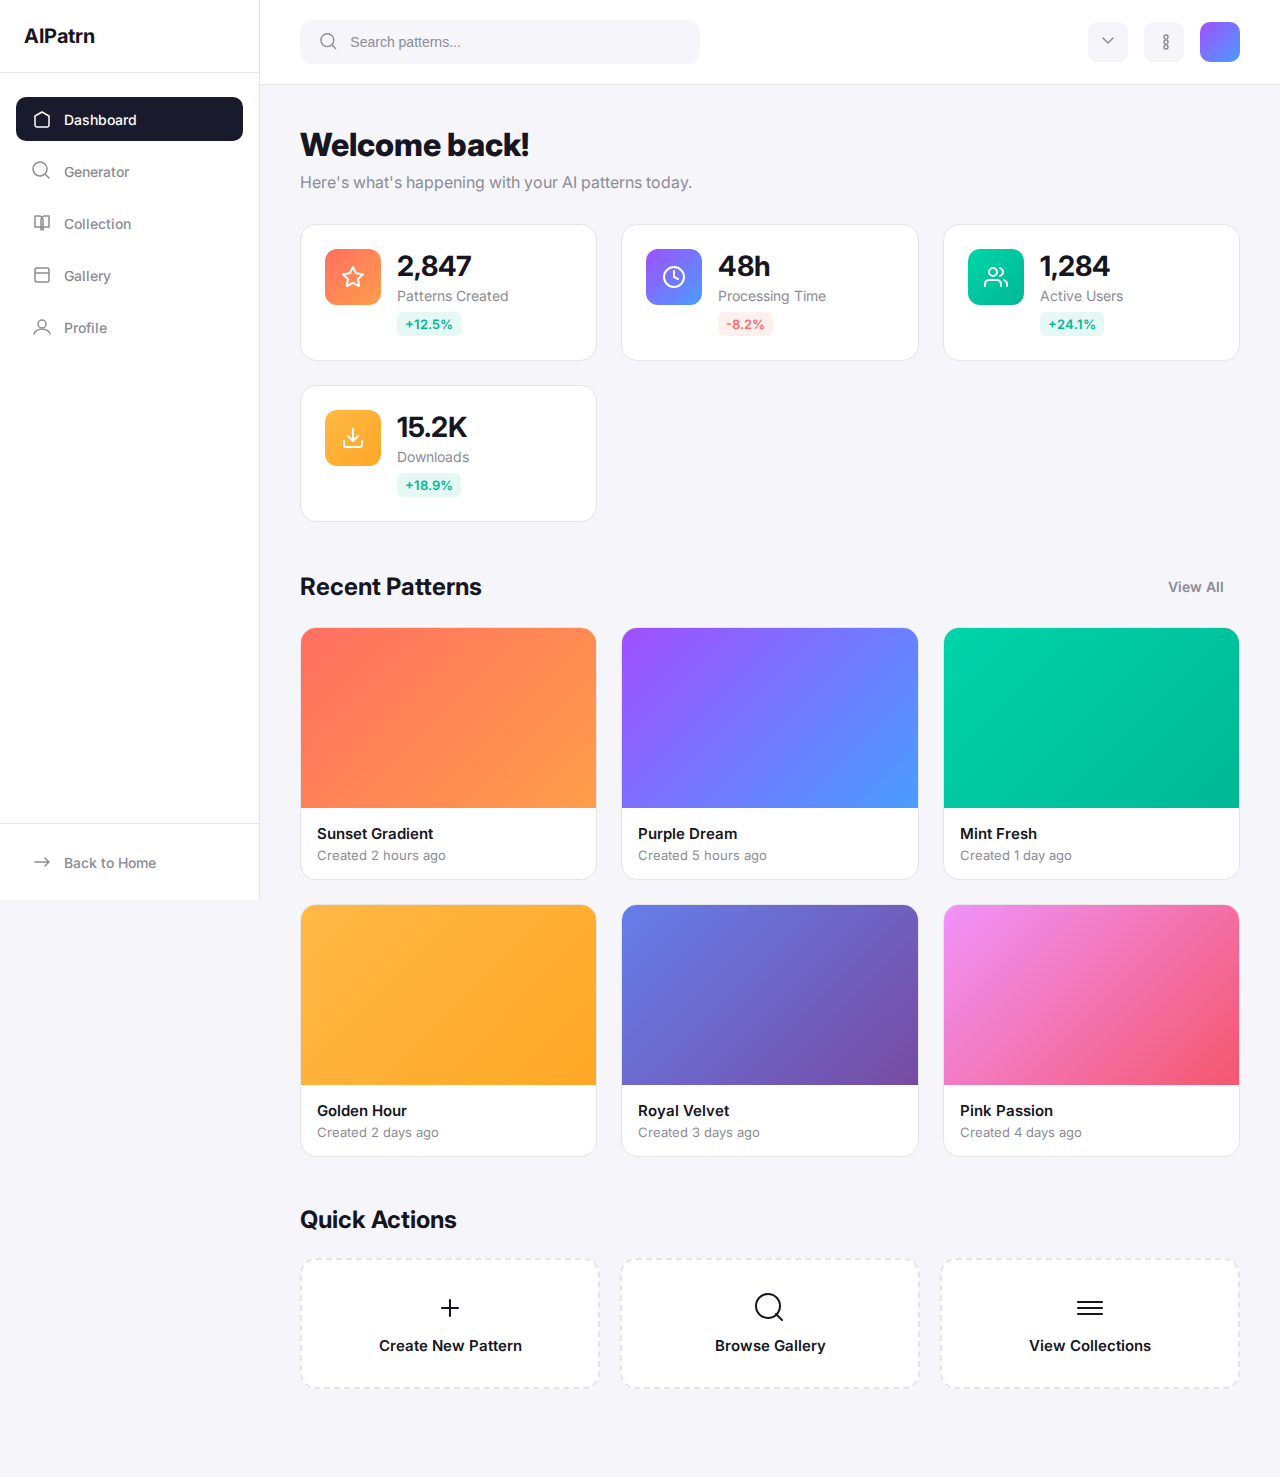
<file: dashboard.html>
<!DOCTYPE html>
<html lang="de">
<head>
    <meta charset="UTF-8">
    <meta name="viewport" content="width=device-width, initial-scale=1.0">
    <title>Dashboard – AIPatrn</title>
    <link rel="preconnect" href="https://fonts.googleapis.com">
    <link rel="preconnect" href="https://fonts.gstatic.com" crossorigin>
    <link href="https://fonts.googleapis.com/css2?family=Inter:wght@400;500;600;700;800&display=swap" rel="stylesheet">
    <link rel="stylesheet" href="dashboard.css">
</head>
<body>
    <!-- Sidebar -->
    <aside class="sidebar">
        <div class="sidebar-header">
            <div class="logo">AIPatrn</div>
        </div>
        
        <nav class="sidebar-nav">
            <a href="dashboard.html" class="nav-item active">
                <svg width="20" height="20" viewBox="0 0 20 20" fill="none">
                    <path d="M3 7L10 3L17 7V16C17 16.5304 16.7893 17.0391 16.4142 17.4142C16.0391 17.7893 15.5304 18 15 18H5C4.46957 18 3.96086 17.7893 3.58579 17.4142C3.21071 17.0391 3 16.5304 3 16V7Z" stroke="currentColor" stroke-width="1.5" stroke-linecap="round" stroke-linejoin="round"/>
                </svg>
                Dashboard
            </a>
            <a href="#" class="nav-item">
                <svg width="20" height="20" viewBox="0 0 20 20" fill="none">
                    <path d="M17 17L13 13M15 8C15 11.866 11.866 15 8 15C4.13401 15 1 11.866 1 8C1 4.13401 4.13401 1 8 1C11.866 1 15 4.13401 15 8Z" stroke="currentColor" stroke-width="1.5" stroke-linecap="round" stroke-linejoin="round"/>
                </svg>
                Generator
            </a>
            <a href="#" class="nav-item">
                <svg width="20" height="20" viewBox="0 0 20 20" fill="none">
                    <path d="M3 3H7C8.06087 3 9.07828 3.42143 9.82843 4.17157C10.5786 4.92172 11 5.93913 11 7V17C11 16.2044 10.6839 15.4413 10.1213 14.8787C9.55871 14.3161 8.79565 14 8 14H3V3Z" stroke="currentColor" stroke-width="1.5" stroke-linecap="round" stroke-linejoin="round"/>
                    <path d="M17 3H13C11.9391 3 10.9217 3.42143 10.1716 4.17157C9.42143 4.92172 9 5.93913 9 7V17C9 16.2044 9.31607 15.4413 9.87868 14.8787C10.4413 14.3161 11.2044 14 12 14H17V3Z" stroke="currentColor" stroke-width="1.5" stroke-linecap="round" stroke-linejoin="round"/>
                </svg>
                Collection
            </a>
            <a href="#" class="nav-item">
                <svg width="20" height="20" viewBox="0 0 20 20" fill="none">
                    <rect x="3" y="3" width="14" height="14" rx="2" stroke="currentColor" stroke-width="1.5"/>
                    <path d="M3 8H17" stroke="currentColor" stroke-width="1.5"/>
                </svg>
                Gallery
            </a>
            <a href="#" class="nav-item">
                <svg width="20" height="20" viewBox="0 0 20 20" fill="none">
                    <circle cx="10" cy="7" r="4" stroke="currentColor" stroke-width="1.5"/>
                    <path d="M2 17C2 14.2386 6.47715 12 10 12C13.5228 12 18 14.2386 18 17" stroke="currentColor" stroke-width="1.5" stroke-linecap="round"/>
                </svg>
                Profile
            </a>
        </nav>

        <div class="sidebar-footer">
            <a href="index.html" class="nav-item">
                <svg width="20" height="20" viewBox="0 0 20 20" fill="none">
                    <path d="M3 10H17M17 10L13 6M17 10L13 14" stroke="currentColor" stroke-width="1.5" stroke-linecap="round" stroke-linejoin="round"/>
                </svg>
                Back to Home
            </a>
        </div>
    </aside>

    <!-- Main Content -->
    <main class="main-content">
        <!-- Top Bar -->
        <header class="top-bar">
            <div class="search-bar">
                <svg width="20" height="20" viewBox="0 0 20 20" fill="none">
                    <path d="M17 17L13 13M15 8C15 11.866 11.866 15 8 15C4.13401 15 1 11.866 1 8C1 4.13401 4.13401 1 8 1C11.866 1 15 4.13401 15 8Z" stroke="#8C8C96" stroke-width="1.5" stroke-linecap="round" stroke-linejoin="round"/>
                </svg>
                <input type="text" placeholder="Search patterns...">
            </div>
            <div class="top-bar-actions">
                <button class="icon-button">
                    <svg width="20" height="20" viewBox="0 0 20 20" fill="none">
                        <path d="M15 6L10 11L5 6" stroke="currentColor" stroke-width="1.5" stroke-linecap="round" stroke-linejoin="round"/>
                    </svg>
                </button>
                <button class="icon-button">
                    <svg width="20" height="20" viewBox="0 0 20 20" fill="none">
                        <path d="M10 5C10 3.89543 10.8954 3 12 3C13.1046 3 14 3.89543 14 5C14 5.74028 13.5978 6.38663 13 6.73244V8.26756C13.5978 8.61337 14 9.25972 14 10C14 10.7403 13.5978 11.3866 13 11.7324V13.2676C13.5978 13.6134 14 14.2597 14 15C14 16.1046 13.1046 17 12 17C10.8954 17 10 16.1046 10 15C10 14.2597 10.4022 13.6134 11 13.2676V11.7324C10.4022 11.3866 10 10.7403 10 10C10 9.25972 10.4022 8.61337 11 8.26756V6.73244C10.4022 6.38663 10 5.74028 10 5Z" stroke="currentColor" stroke-width="1.5"/>
                    </svg>
                </button>
                <div class="user-avatar">
                    <div class="avatar-circle"></div>
                </div>
            </div>
        </header>

        <!-- Dashboard Content -->
        <div class="dashboard-content">
            <!-- Welcome Section -->
            <section class="welcome-section">
                <h1>Welcome back!</h1>
                <p>Here's what's happening with your AI patterns today.</p>
            </section>

            <!-- Stats Grid -->
            <section class="stats-grid">
                <div class="stat-card">
                    <div class="stat-icon" style="background: linear-gradient(135deg, #FF6F61, #FF9E4A);">
                        <svg width="24" height="24" viewBox="0 0 24 24" fill="none">
                            <path d="M12 2L15.09 8.26L22 9.27L17 14.14L18.18 21.02L12 17.77L5.82 21.02L7 14.14L2 9.27L8.91 8.26L12 2Z" stroke="white" stroke-width="2" stroke-linecap="round" stroke-linejoin="round"/>
                        </svg>
                    </div>
                    <div class="stat-info">
                        <h3>2,847</h3>
                        <p>Patterns Created</p>
                        <span class="stat-change positive">+12.5%</span>
                    </div>
                </div>

                <div class="stat-card">
                    <div class="stat-icon" style="background: linear-gradient(135deg, #A050FF, #4A9DFF);">
                        <svg width="24" height="24" viewBox="0 0 24 24" fill="none">
                            <path d="M12 22C17.5228 22 22 17.5228 22 12C22 6.47715 17.5228 2 12 2C6.47715 2 2 6.47715 2 12C2 17.5228 6.47715 22 12 22Z" stroke="white" stroke-width="2"/>
                            <path d="M12 6V12L16 14" stroke="white" stroke-width="2" stroke-linecap="round"/>
                        </svg>
                    </div>
                    <div class="stat-info">
                        <h3>48h</h3>
                        <p>Processing Time</p>
                        <span class="stat-change negative">-8.2%</span>
                    </div>
                </div>

                <div class="stat-card">
                    <div class="stat-icon" style="background: linear-gradient(135deg, #00D4AA, #00B894);">
                        <svg width="24" height="24" viewBox="0 0 24 24" fill="none">
                            <path d="M17 21V19C17 17.9391 16.5786 16.9217 15.8284 16.1716C15.0783 15.4214 14.0609 15 13 15H5C3.93913 15 2.92172 15.4214 2.17157 16.1716C1.42143 16.9217 1 17.9391 1 19V21" stroke="white" stroke-width="2" stroke-linecap="round" stroke-linejoin="round"/>
                            <circle cx="9" cy="7" r="4" stroke="white" stroke-width="2"/>
                            <path d="M23 21V19C22.9993 18.1137 22.7044 17.2528 22.1614 16.5523C21.6184 15.8519 20.8581 15.3516 20 15.13" stroke="white" stroke-width="2" stroke-linecap="round" stroke-linejoin="round"/>
                            <path d="M16 3.13C16.8604 3.35031 17.623 3.85071 18.1676 4.55232C18.7122 5.25392 19.0078 6.11683 19.0078 7.005C19.0078 7.89318 18.7122 8.75608 18.1676 9.45769C17.623 10.1593 16.8604 10.6597 16 10.88" stroke="white" stroke-width="2" stroke-linecap="round" stroke-linejoin="round"/>
                        </svg>
                    </div>
                    <div class="stat-info">
                        <h3>1,284</h3>
                        <p>Active Users</p>
                        <span class="stat-change positive">+24.1%</span>
                    </div>
                </div>

                <div class="stat-card">
                    <div class="stat-icon" style="background: linear-gradient(135deg, #FFB946, #FFA726);">
                        <svg width="24" height="24" viewBox="0 0 24 24" fill="none">
                            <path d="M21 15V19C21 19.5304 20.7893 20.0391 20.4142 20.4142C20.0391 20.7893 19.5304 21 19 21H5C4.46957 21 3.96086 20.7893 3.58579 20.4142C3.21071 20.0391 3 19.5304 3 19V15" stroke="white" stroke-width="2" stroke-linecap="round" stroke-linejoin="round"/>
                            <path d="M7 10L12 15L17 10" stroke="white" stroke-width="2" stroke-linecap="round" stroke-linejoin="round"/>
                            <path d="M12 15V3" stroke="white" stroke-width="2" stroke-linecap="round" stroke-linejoin="round"/>
                        </svg>
                    </div>
                    <div class="stat-info">
                        <h3>15.2K</h3>
                        <p>Downloads</p>
                        <span class="stat-change positive">+18.9%</span>
                    </div>
                </div>
            </section>

            <!-- Recent Patterns -->
            <section class="recent-patterns">
                <div class="section-header">
                    <h2>Recent Patterns</h2>
                    <button class="view-all-btn">View All</button>
                </div>
                
                <div class="patterns-grid">
                    <div class="pattern-card">
                        <div class="pattern-preview" style="background: linear-gradient(135deg, #FF6F61 0%, #FF9E4A 100%);">
                            <div class="pattern-overlay">
                                <button class="pattern-action">
                                    <svg width="20" height="20" viewBox="0 0 20 20" fill="none">
                                        <path d="M10 4V16M4 10H16" stroke="white" stroke-width="2" stroke-linecap="round"/>
                                    </svg>
                                </button>
                            </div>
                        </div>
                        <div class="pattern-info">
                            <h4>Sunset Gradient</h4>
                            <p>Created 2 hours ago</p>
                        </div>
                    </div>

                    <div class="pattern-card">
                        <div class="pattern-preview" style="background: linear-gradient(135deg, #A050FF 0%, #4A9DFF 100%);">
                            <div class="pattern-overlay">
                                <button class="pattern-action">
                                    <svg width="20" height="20" viewBox="0 0 20 20" fill="none">
                                        <path d="M10 4V16M4 10H16" stroke="white" stroke-width="2" stroke-linecap="round"/>
                                    </svg>
                                </button>
                            </div>
                        </div>
                        <div class="pattern-info">
                            <h4>Purple Dream</h4>
                            <p>Created 5 hours ago</p>
                        </div>
                    </div>

                    <div class="pattern-card">
                        <div class="pattern-preview" style="background: linear-gradient(135deg, #00D4AA 0%, #00B894 100%);">
                            <div class="pattern-overlay">
                                <button class="pattern-action">
                                    <svg width="20" height="20" viewBox="0 0 20 20" fill="none">
                                        <path d="M10 4V16M4 10H16" stroke="white" stroke-width="2" stroke-linecap="round"/>
                                    </svg>
                                </button>
                            </div>
                        </div>
                        <div class="pattern-info">
                            <h4>Mint Fresh</h4>
                            <p>Created 1 day ago</p>
                        </div>
                    </div>

                    <div class="pattern-card">
                        <div class="pattern-preview" style="background: linear-gradient(135deg, #FFB946 0%, #FFA726 100%);">
                            <div class="pattern-overlay">
                                <button class="pattern-action">
                                    <svg width="20" height="20" viewBox="0 0 20 20" fill="none">
                                        <path d="M10 4V16M4 10H16" stroke="white" stroke-width="2" stroke-linecap="round"/>
                                    </svg>
                                </button>
                            </div>
                        </div>
                        <div class="pattern-info">
                            <h4>Golden Hour</h4>
                            <p>Created 2 days ago</p>
                        </div>
                    </div>

                    <div class="pattern-card">
                        <div class="pattern-preview" style="background: linear-gradient(135deg, #667EEA 0%, #764BA2 100%);">
                            <div class="pattern-overlay">
                                <button class="pattern-action">
                                    <svg width="20" height="20" viewBox="0 0 20 20" fill="none">
                                        <path d="M10 4V16M4 10H16" stroke="white" stroke-width="2" stroke-linecap="round"/>
                                    </svg>
                                </button>
                            </div>
                        </div>
                        <div class="pattern-info">
                            <h4>Royal Velvet</h4>
                            <p>Created 3 days ago</p>
                        </div>
                    </div>

                    <div class="pattern-card">
                        <div class="pattern-preview" style="background: linear-gradient(135deg, #F093FB 0%, #F5576C 100%);">
                            <div class="pattern-overlay">
                                <button class="pattern-action">
                                    <svg width="20" height="20" viewBox="0 0 20 20" fill="none">
                                        <path d="M10 4V16M4 10H16" stroke="white" stroke-width="2" stroke-linecap="round"/>
                                    </svg>
                                </button>
                            </div>
                        </div>
                        <div class="pattern-info">
                            <h4>Pink Passion</h4>
                            <p>Created 4 days ago</p>
                        </div>
                    </div>
                </div>
            </section>

            <!-- Quick Actions -->
            <section class="quick-actions">
                <h2>Quick Actions</h2>
                <div class="actions-grid">
                    <button class="action-card">
                        <svg width="32" height="32" viewBox="0 0 32 32" fill="none">
                            <path d="M16 8V24M8 16H24" stroke="#161623" stroke-width="2" stroke-linecap="round"/>
                        </svg>
                        <span>Create New Pattern</span>
                    </button>
                    <button class="action-card">
                        <svg width="32" height="32" viewBox="0 0 32 32" fill="none">
                            <path d="M28 28L22 22M26 14C26 20.6274 20.6274 26 14 26C7.37258 26 2 20.6274 2 14C2 7.37258 7.37258 2 14 2C20.6274 2 26 7.37258 26 14Z" stroke="#161623" stroke-width="2" stroke-linecap="round"/>
                        </svg>
                        <span>Browse Gallery</span>
                    </button>
                    <button class="action-card">
                        <svg width="32" height="32" viewBox="0 0 32 32" fill="none">
                            <path d="M28 10H4M28 16H4M28 22H4" stroke="#161623" stroke-width="2" stroke-linecap="round"/>
                        </svg>
                        <span>View Collections</span>
                    </button>
                </div>
            </section>
        </div>
    </main>
</body>
</html>
</file>
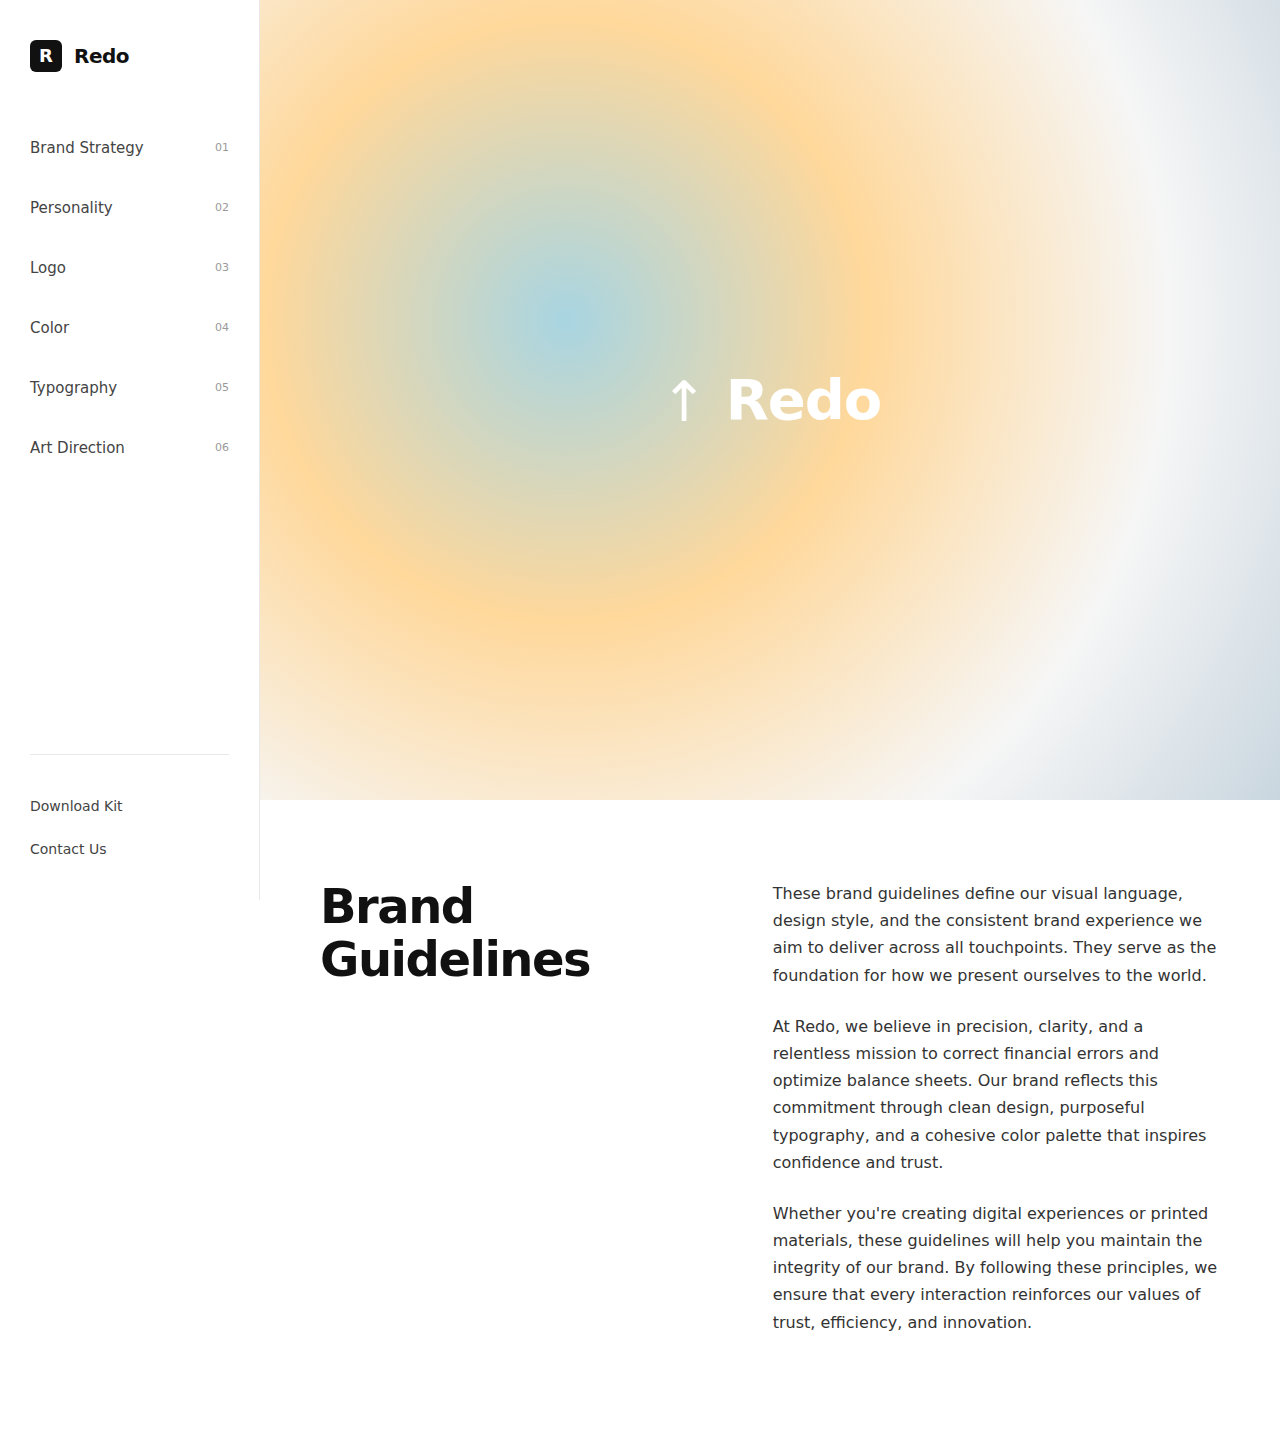
<file: landing-page-3.html>
<!DOCTYPE html>
<html lang="en">
<head>
    <meta charset="UTF-8">
    <meta name="viewport" content="width=device-width, initial-scale=1.0">
    <title>Redo - Brand Guidelines</title>
    <style>
        /* ============================================
           RESET & BASE STYLES
           Modern • Minimal • Professional • Premium
           ============================================ */
        * {
            margin: 0;
            padding: 0;
            box-sizing: border-box;
        }

        body {
            font-family: -apple-system, BlinkMacSystemFont, 'Segoe UI', system-ui, sans-serif;
            background: #ffffff;
            color: #111111;
            line-height: 1.6;
            overflow-x: hidden;
        }

        /* ============================================
           MAIN LAYOUT CONTAINER
           Sidebar + Main Content
           ============================================ */
        .page-wrapper {
            display: flex;
            min-height: 100vh;
        }

        /* ============================================
           LEFT SIDEBAR
           Fixed navigation on the left
           ============================================ */
        .sidebar {
            width: 260px;
            height: 100vh;
            background: #ffffff;
            border-right: 1px solid #e8e8e8;
            padding: 40px 30px;
            display: flex;
            flex-direction: column;
            position: sticky;
            top: 0;
        }

        /* Logo section at top */
        .sidebar__logo {
            display: flex;
            align-items: center;
            gap: 12px;
            margin-bottom: 60px;
        }

        .sidebar__logo-icon {
            width: 32px;
            height: 32px;
            background: #111111;
            border-radius: 6px;
            display: flex;
            align-items: center;
            justify-content: center;
            color: #ffffff;
            font-size: 18px;
            font-weight: 600;
        }

        .sidebar__logo-text {
            font-size: 20px;
            font-weight: 600;
            color: #111111;
            letter-spacing: -0.5px;
        }

        /* Main navigation list */
        .sidebar__nav {
            flex: 1;
            display: flex;
            flex-direction: column;
            gap: 28px;
        }

        .sidebar__nav-item {
            display: flex;
            align-items: center;
            justify-content: space-between;
            text-decoration: none;
            color: #444444;
            font-size: 15px;
            font-weight: 400;
            transition: color 0.2s ease;
            padding: 4px 0;
        }

        .sidebar__nav-item:hover {
            color: #111111;
        }

        .sidebar__nav-number {
            font-size: 11px;
            color: #999999;
            font-weight: 500;
        }

        /* Bottom links */
        .sidebar__footer {
            display: flex;
            flex-direction: column;
            gap: 20px;
            padding-top: 40px;
            border-top: 1px solid #e8e8e8;
        }

        .sidebar__footer-link {
            text-decoration: none;
            color: #444444;
            font-size: 14px;
            font-weight: 400;
            transition: color 0.2s ease;
        }

        .sidebar__footer-link:hover {
            color: #111111;
            text-decoration: underline;
        }

        /* ============================================
           MAIN CONTENT AREA
           Right side of page
           ============================================ */
        .main-content {
            flex: 1;
            display: flex;
            flex-direction: column;
        }

        /* ============================================
           HERO BANNER
           Top section with gradient background
           ============================================ */
        .hero-banner {
            width: 100%;
            height: 800px;
            background: radial-gradient(
                circle at 30% 40%, 
                #a8d5e2 0%, 
                #ffd89b 35%, 
                #f6f6f6 70%, 
                #c9d6df 100%
            );
            display: flex;
            align-items: center;
            justify-content: center;
            position: relative;
        }

        /* Centered wordmark with icon */
        .hero-banner__wordmark {
            display: flex;
            align-items: center;
            gap: 20px;
        }

        .hero-banner__arrow {
            font-size: 56px;
            color: #ffffff;
            font-weight: 300;
            transform: rotate(-45deg);
        }

        .hero-banner__text {
            font-size: 56px;
            font-weight: 700;
            color: #ffffff;
            letter-spacing: -1px;
        }

        /* ============================================
           CONTENT SECTION
           Bottom white section with two columns
           ============================================ */
        .content-section {
            background: #ffffff;
            padding: 80px 60px 100px;
        }

        .content-section__container {
            max-width: 1200px;
            margin: 0 auto;
            display: grid;
            grid-template-columns: 1fr 1.2fr;
            gap: 80px;
            align-items: start;
        }

        /* Left column - Large heading */
        .content-section__left {
            position: sticky;
            top: 80px;
        }

        .content-section__heading {
            font-size: 48px;
            font-weight: 700;
            color: #111111;
            line-height: 1.1;
            letter-spacing: -1.5px;
        }

        /* Right column - Paragraph text */
        .content-section__right {
            display: flex;
            flex-direction: column;
            gap: 24px;
            max-width: 520px;
        }

        .content-section__paragraph {
            font-size: 16px;
            line-height: 1.7;
            color: #333333;
        }

        /* ============================================
           RESPONSIVE DESIGN
           ============================================ */
        
        /* Tablet view */
        @media (max-width: 1024px) {
            .content-section {
                padding: 60px 40px 80px;
            }

            .content-section__container {
                gap: 60px;
            }

            .sidebar {
                width: 220px;
                padding: 30px 20px;
            }

            .hero-banner {
                height: 650px;
            }

            .hero-banner__text {
                font-size: 48px;
            }

            .hero-banner__arrow {
                font-size: 48px;
            }
        }

        /* Mobile view */
        @media (max-width: 768px) {
            .page-wrapper {
                flex-direction: column;
            }

            .sidebar {
                width: 100%;
                height: auto;
                border-right: none;
                border-bottom: 1px solid #e8e8e8;
                padding: 30px 24px;
                position: relative;
            }

            .sidebar__nav {
                flex-direction: row;
                flex-wrap: wrap;
                gap: 16px;
                margin-bottom: 30px;
            }

            .sidebar__nav-item {
                font-size: 14px;
            }

            .sidebar__footer {
                flex-direction: row;
                gap: 24px;
                padding-top: 24px;
                border-top: 1px solid #e8e8e8;
            }

            .hero-banner {
                height: 500px;
            }

            .hero-banner__text {
                font-size: 36px;
            }

            .hero-banner__arrow {
                font-size: 36px;
            }

            .content-section {
                padding: 50px 24px 60px;
            }

            .content-section__container {
                grid-template-columns: 1fr;
                gap: 40px;
            }

            .content-section__left {
                position: relative;
                top: 0;
            }

            .content-section__heading {
                font-size: 36px;
            }

            .content-section__right {
                max-width: 100%;
            }

            .content-section__paragraph {
                font-size: 15px;
            }
        }

        /* Small mobile */
        @media (max-width: 480px) {
            .hero-banner {
                height: 240px;
            }

            .hero-banner__text {
                font-size: 32px;
            }

            .hero-banner__arrow {
                font-size: 32px;
            }

            .content-section__heading {
                font-size: 32px;
            }

            .sidebar__nav {
                flex-direction: column;
            }
        }
    </style>
</head>
<body>

    <!-- ============================================
         PAGE WRAPPER
         Contains sidebar and main content
         ============================================ -->
    <div class="page-wrapper">

        <!-- ============================================
             LEFT SIDEBAR
             Fixed navigation with logo, nav items, and footer
             ============================================ -->
        <aside class="sidebar">
            <!-- Logo at top -->
            <div class="sidebar__logo">
                <div class="sidebar__logo-icon">R</div>
                <span class="sidebar__logo-text">Redo</span>
            </div>

            <!-- Main navigation list -->
            <nav class="sidebar__nav">
                <a href="#" class="sidebar__nav-item">
                    <span>Brand Strategy</span>
                    <span class="sidebar__nav-number">01</span>
                </a>
                <a href="#" class="sidebar__nav-item">
                    <span>Personality</span>
                    <span class="sidebar__nav-number">02</span>
                </a>
                <a href="#" class="sidebar__nav-item">
                    <span>Logo</span>
                    <span class="sidebar__nav-number">03</span>
                </a>
                <a href="#" class="sidebar__nav-item">
                    <span>Color</span>
                    <span class="sidebar__nav-number">04</span>
                </a>
                <a href="#" class="sidebar__nav-item">
                    <span>Typography</span>
                    <span class="sidebar__nav-number">05</span>
                </a>
                <a href="#" class="sidebar__nav-item">
                    <span>Art Direction</span>
                    <span class="sidebar__nav-number">06</span>
                </a>
            </nav>

            <!-- Footer links -->
            <div class="sidebar__footer">
                <a href="#" class="sidebar__footer-link">Download Kit</a>
                <a href="#" class="sidebar__footer-link">Contact Us</a>
            </div>
        </aside>

        <!-- ============================================
             MAIN CONTENT AREA
             Contains hero banner and content section
             ============================================ -->
        <main class="main-content">

            <!-- ============================================
                 HERO BANNER
                 Gradient background with centered wordmark
                 ============================================ -->
            <section class="hero-banner">
                <div class="hero-banner__wordmark">
                    <div class="hero-banner__arrow">↗</div>
                    <h1 class="hero-banner__text">Redo</h1>
                </div>
            </section>

            <!-- ============================================
                 CONTENT SECTION
                 Two-column layout: heading left, text right
                 ============================================ -->
            <section class="content-section">
                <div class="content-section__container">
                    
                    <!-- Left column: Large heading -->
                    <div class="content-section__left">
                        <h2 class="content-section__heading">Brand<br>Guidelines</h2>
                    </div>

                    <!-- Right column: Paragraph text -->
                    <div class="content-section__right">
                        <p class="content-section__paragraph">
                            These brand guidelines define our visual language, design style, and the 
                            consistent brand experience we aim to deliver across all touchpoints. They 
                            serve as the foundation for how we present ourselves to the world.
                        </p>
                        <p class="content-section__paragraph">
                            At Redo, we believe in precision, clarity, and a relentless mission to 
                            correct financial errors and optimize balance sheets. Our brand reflects 
                            this commitment through clean design, purposeful typography, and a cohesive 
                            color palette that inspires confidence and trust.
                        </p>
                        <p class="content-section__paragraph">
                            Whether you're creating digital experiences or printed materials, these 
                            guidelines will help you maintain the integrity of our brand. By following 
                            these principles, we ensure that every interaction reinforces our values 
                            of trust, efficiency, and innovation.
                        </p>
                    </div>

                </div>
            </section>

        </main>

    </div>

</body>
</html>
</file>
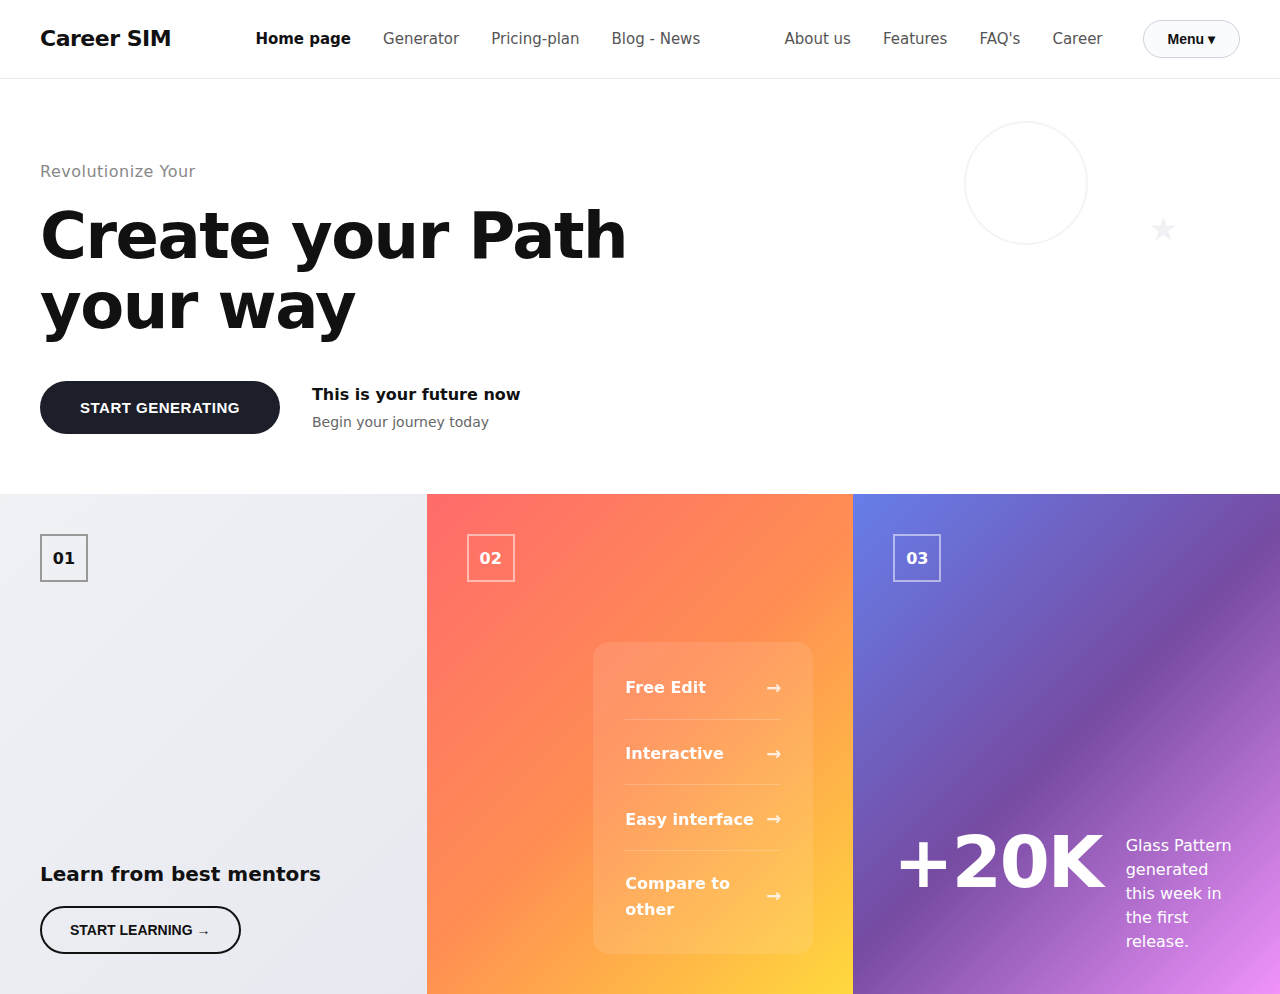
<file: landing-page.html>
<!DOCTYPE html>
<html lang="en">
<head>
    <meta charset="UTF-8">
    <meta name="viewport" content="width=device-width, initial-scale=1.0">
    <title>Career SIM - Create Your Path Your Way</title>
    <style>
        /* ============================================
           RESET & BASE STYLES
           ============================================ */
        * {
            margin: 0;
            padding: 0;
            box-sizing: border-box;
        }

        body {
            font-family: system-ui, -apple-system, BlinkMacSystemFont, 'Segoe UI', Roboto, sans-serif;
            background: #f5f6fb;
            color: #111;
            line-height: 1.6;
        }

        /* Container for centered content */
        .container {
            max-width: 1280px;
            margin: 0 auto;
            padding: 0 40px;
        }

        /* ============================================
           TOP NAVIGATION BAR
           Horizontal layout with brand, center nav, right nav, and menu button
           ============================================ */
        .navbar {
            background: #ffffff;
            border-bottom: 1px solid #e8e9f0;
            padding: 20px 0;
            position: sticky;
            top: 0;
            z-index: 100;
        }

        .navbar__container {
            display: flex;
            align-items: center;
            justify-content: space-between;
            gap: 40px;
            flex-wrap: wrap;
        }

        /* Brand logo on the left */
        .navbar__brand {
            font-size: 22px;
            font-weight: 700;
            color: #111;
            text-decoration: none;
            letter-spacing: -0.5px;
        }

        /* Center navigation group */
        .navbar__nav-center {
            display: flex;
            gap: 32px;
            flex: 1;
            justify-content: center;
        }

        .navbar__link {
            text-decoration: none;
            color: #555;
            font-size: 15px;
            font-weight: 500;
            transition: color 0.2s ease;
        }

        .navbar__link:hover {
            color: #111;
        }

        .navbar__link--active {
            color: #111;
            font-weight: 700;
        }

        /* Right navigation group */
        .navbar__nav-right {
            display: flex;
            gap: 32px;
            align-items: center;
        }

        /* Menu button (pill shape) */
        .navbar__menu-btn {
            padding: 10px 24px;
            border: 1px solid #d0d2dc;
            border-radius: 24px;
            background: #fafbfc;
            color: #111;
            font-size: 14px;
            font-weight: 600;
            cursor: pointer;
            transition: all 0.2s ease;
        }

        .navbar__menu-btn:hover {
            background: #f0f1f5;
        }

        /* ============================================
           HERO SECTION
           Large text block with CTA button
           ============================================ */
        .hero {
            background: #ffffff;
            padding: 80px 0 60px;
            position: relative;
            overflow: hidden;
        }

        /* Decorative background elements */
        .hero::before {
            content: '';
            position: absolute;
            top: 10%;
            right: 15%;
            width: 120px;
            height: 120px;
            border: 2px solid #e8e9f0;
            border-radius: 50%;
            opacity: 0.5;
        }

        .hero::after {
            content: '★';
            position: absolute;
            top: 30%;
            right: 8%;
            font-size: 32px;
            color: #e8e9f0;
            opacity: 0.6;
        }

        .hero__container {
            position: relative;
            z-index: 1;
        }

        /* Left-aligned text block */
        .hero__content {
            max-width: 750px;
        }

        /* Small overline text */
        .hero__overline {
            font-size: 16px;
            color: #888;
            font-weight: 500;
            margin-bottom: 16px;
            letter-spacing: 0.5px;
        }

        /* Large main heading */
        .hero__heading {
            font-size: 64px;
            font-weight: 700;
            line-height: 1.1;
            color: #111;
            margin-bottom: 40px;
            letter-spacing: -1.5px;
        }

        /* CTA section with button and inline text */
        .hero__cta {
            display: flex;
            align-items: center;
            gap: 32px;
            flex-wrap: wrap;
        }

        /* Primary CTA button */
        .hero__btn {
            padding: 18px 40px;
            background: #1c1f2a;
            color: #ffffff;
            border: none;
            border-radius: 32px;
            font-size: 15px;
            font-weight: 700;
            letter-spacing: 0.5px;
            cursor: pointer;
            transition: all 0.3s ease;
        }

        .hero__btn:hover {
            background: #0a0c14;
            transform: translateY(-2px);
            box-shadow: 0 8px 24px rgba(28, 31, 42, 0.3);
        }

        /* Inline text next to button */
        .hero__subtext {
            display: flex;
            flex-direction: column;
            gap: 4px;
        }

        .hero__subtext-line1 {
            font-size: 16px;
            font-weight: 700;
            color: #111;
        }

        .hero__subtext-line2 {
            font-size: 14px;
            color: #666;
        }

        /* ============================================
           FEATURE CARDS SECTION
           Three equal-width cards with different designs
           ============================================ */
        .cards {
            padding: 0;
            margin: 0;
        }

        .cards__grid {
            display: flex;
            width: 100%;
            height: 500px;
            gap: 0;
        }

        /* Base card styling */
        .card {
            border-radius: 0;
            overflow: hidden;
            position: relative;
            display: flex;
            flex-direction: column;
            padding: 40px;
            flex: 1;
            transition: flex 0.4s ease;
            cursor: pointer;
        }

        /* Hover effect - card expands */
        .card:hover {
            flex: 1.5;
        }

        /* Badge number in top-left of each card */
        .card__badge {
            width: 48px;
            height: 48px;
            border-radius: 0;
            border: 2px solid rgba(255, 255, 255, 0.3);
            display: flex;
            align-items: center;
            justify-content: center;
            font-size: 16px;
            font-weight: 700;
            margin-bottom: auto;
        }

        /* ============================================
           CARD 1: Learn from mentors
           Light background with gradient
           ============================================ */
        .card--mentors {
            background: linear-gradient(135deg, #f0f1f5 0%, #e8e9f0 100%);
            justify-content: space-between;
        }

        .card--mentors .card__badge {
            border-color: #999;
            color: #111;
        }

        .card--mentors .card__text {
            font-size: 20px;
            font-weight: 600;
            color: #111;
            margin-bottom: 16px;
        }

        .card--mentors .card__btn {
            padding: 14px 28px;
            border: 2px solid #111;
            border-radius: 28px;
            background: transparent;
            color: #111;
            font-size: 14px;
            font-weight: 700;
            cursor: pointer;
            display: inline-flex;
            align-items: center;
            gap: 8px;
            transition: all 0.2s ease;
            align-self: flex-start;
        }

        .card--mentors .card__btn:hover {
            background: #111;
            color: #fff;
        }

        /* ============================================
           CARD 2: Features list
           Orange/pink gradient background
           ============================================ */
        .card--features {
            background: linear-gradient(135deg, #ff6b6b 0%, #ff8e53 50%, #ffd93d 100%);
            position: relative;
        }

        .card--features .card__badge {
            border-color: rgba(255, 255, 255, 0.5);
            color: #fff;
        }

        .card--features .card__list {
            margin-left: auto;
            display: flex;
            flex-direction: column;
            gap: 20px;
            background: rgba(255, 255, 255, 0.1);
            backdrop-filter: blur(10px);
            padding: 32px;
            border-radius: 16px;
            max-width: 220px;
        }

        .card--features .card__list-item {
            display: flex;
            align-items: center;
            justify-content: space-between;
            color: #fff;
            font-size: 16px;
            font-weight: 600;
            padding-bottom: 16px;
            border-bottom: 1px solid rgba(255, 255, 255, 0.2);
        }

        .card--features .card__list-item:last-child {
            border-bottom: none;
            padding-bottom: 0;
        }

        .card--features .card__arrow {
            font-size: 18px;
            opacity: 0.8;
        }

        /* ============================================
           CARD 3: Statistics
           Purple/blue gradient background
           ============================================ */
        .card--stats {
            background: linear-gradient(135deg, #667eea 0%, #764ba2 50%, #f093fb 100%);
            justify-content: space-between;
        }

        .card--stats .card__badge {
            border-color: rgba(255, 255, 255, 0.5);
            color: #fff;
        }

        .card--stats .card__stats {
            display: flex;
            align-items: flex-start;
            gap: 24px;
        }

        .card--stats .card__stat-number {
            font-size: 72px;
            font-weight: 700;
            color: #fff;
            line-height: 1;
            letter-spacing: -2px;
        }

        .card--stats .card__stat-text {
            flex: 1;
            font-size: 16px;
            color: #fff;
            line-height: 1.5;
            padding-top: 8px;
        }

        /* ============================================
           RESPONSIVE DESIGN
           Stack navigation and cards on smaller screens
           ============================================ */
        @media (max-width: 1024px) {
            .hero__heading {
                font-size: 52px;
            }

            .cards__grid {
                flex-direction: column;
                height: auto;
            }

            .card {
                min-height: 360px;
            }

            .card:hover {
                flex: 1;
            }
        }

        @media (max-width: 768px) {
            .container {
                padding: 0 24px;
            }

            /* Navigation stacks more compactly */
            .navbar__nav-center,
            .navbar__nav-right {
                gap: 20px;
            }

            .navbar__link {
                font-size: 14px;
            }

            /* Hero text shrinks */
            .hero {
                padding: 60px 0 40px;
            }

            .hero__heading {
                font-size: 42px;
            }

            .hero__cta {
                flex-direction: column;
                align-items: flex-start;
                gap: 20px;
            }

            .hero__btn {
                padding: 16px 32px;
                font-size: 14px;
            }

            /* Cards adjust for mobile */
            .card {
                min-height: 320px;
                padding: 32px;
            }

            .card--features .card__list {
                max-width: 100%;
                padding: 24px;
            }

            .card--stats .card__stats {
                flex-direction: column;
                gap: 16px;
            }

            .card--stats .card__stat-number {
                font-size: 56px;
            }
        }

        @media (max-width: 640px) {
            /* Very small screens: nav wraps more */
            .navbar__container {
                gap: 20px;
            }

            .navbar__nav-center {
                order: 3;
                flex-basis: 100%;
                justify-content: flex-start;
                flex-wrap: wrap;
                gap: 16px;
            }

            .navbar__nav-right {
                flex-wrap: wrap;
                gap: 16px;
            }

            .hero__heading {
                font-size: 36px;
            }
        }
    </style>
</head>
<body>

    <!-- ============================================
         TOP NAVIGATION BAR
         Brand on left, center nav, right nav, menu button
         ============================================ -->
    <header class="navbar">
        <div class="container navbar__container">
            <!-- Brand logo -->
            <a href="#" class="navbar__brand">Career SIM</a>

            <!-- Center navigation links -->
            <nav class="navbar__nav-center">
                <a href="#" class="navbar__link navbar__link--active">Home page</a>
                <a href="#" class="navbar__link">Generator</a>
                <a href="#" class="navbar__link">Pricing-plan</a>
                <a href="#" class="navbar__link">Blog - News</a>
            </nav>

            <!-- Right navigation links -->
            <nav class="navbar__nav-right">
                <a href="#" class="navbar__link">About us</a>
                <a href="#" class="navbar__link">Features</a>
                <a href="#" class="navbar__link">FAQ's</a>
                <a href="#" class="navbar__link">Career</a>
            </nav>

            <!-- Menu button -->
            <button class="navbar__menu-btn">Menu ▾</button>
        </div>
    </header>

    <!-- ============================================
         HERO SECTION
         Large heading with CTA button
         ============================================ -->
    <section class="hero">
        <div class="container hero__container">
            <div class="hero__content">
                <!-- Small overline text -->
                <div class="hero__overline">Revolutionize Your</div>

                <!-- Large main heading -->
                <h1 class="hero__heading">Create your Path your way</h1>

                <!-- CTA area with button and inline text -->
                <div class="hero__cta">
                    <button class="hero__btn">START GENERATING</button>
                    <div class="hero__subtext">
                        <span class="hero__subtext-line1">This is your future now</span>
                        <span class="hero__subtext-line2">Begin your journey today</span>
                    </div>
                </div>
            </div>
        </div>
    </section>

    <!-- ============================================
         FEATURE CARDS SECTION
         Three cards showcasing different features
         ============================================ -->
    <section class="cards">
        <div class="cards__grid">

                <!-- Card 1: Learn from mentors -->
                <div class="card card--mentors">
                    <div class="card__badge">01</div>
                    <div>
                        <div class="card__text">Learn from best mentors</div>
                        <button class="card__btn">START LEARNING →</button>
                    </div>
                </div>

                <!-- Card 2: Features list -->
                <div class="card card--features">
                    <div class="card__badge">02</div>
                    <div class="card__list">
                        <div class="card__list-item">
                            <span>Free Edit</span>
                            <span class="card__arrow">→</span>
                        </div>
                        <div class="card__list-item">
                            <span>Interactive</span>
                            <span class="card__arrow">→</span>
                        </div>
                        <div class="card__list-item">
                            <span>Easy interface</span>
                            <span class="card__arrow">→</span>
                        </div>
                        <div class="card__list-item">
                            <span>Compare to other</span>
                            <span class="card__arrow">→</span>
                        </div>
                    </div>
                </div>

                <!-- Card 3: Statistics -->
                <div class="card card--stats">
                    <div class="card__badge">03</div>
                    <div class="card__stats">
                        <div class="card__stat-number">+20K</div>
                        <div class="card__stat-text">
                            Glass Pattern generated this week in the first release.
                        </div>
                    </div>
                </div>

            </div>
    </section>

</body>
</html>
</file>
<file: career-dashboard.css>
/* ===== DESIGN TOKENS (REDO BRAND STYLE) ===== */
:root {
    --redo-orange: #FA9819;
    --redo-blue-tint: #B6C9CF;
    --redo-baby-blue: #C6EBF7;
    --redo-text: #111111;
    --redo-dark: #111111;
    --redo-border: #E5E5E5;
    --redo-bg: #FFFFFF;
    --redo-gray-light: #FAFAFA;
    --redo-gray-text: #8C8C96;
    --redo-gray-label: #B0B0B8;
}

/* ===== RESET & BASE ===== */
* {
    margin: 0;
    padding: 0;
    box-sizing: border-box;
}

body {
    font-family: "Inter", -apple-system, BlinkMacSystemFont, "Rethink Sans", "SF Pro Text", "Helvetica Neue", Arial, sans-serif;
    color: var(--redo-text);
    background: linear-gradient(135deg, #f5f7fa 0%, #e8ecf3 25%, #f0f2f8 50%, #e5e9f2 75%, #f3f5f9 100%);
    background-attachment: fixed;
    display: flex;
    min-height: 100vh;
    line-height: 1.6;
    -webkit-font-smoothing: antialiased;
    -moz-osx-font-smoothing: grayscale;
    position: relative;
}

body::before {
    content: '';
    position: fixed;
    top: 0;
    left: 0;
    width: 100%;
    height: 100%;
    background: 
        radial-gradient(circle at 20% 30%, rgba(198, 235, 247, 0.15) 0%, transparent 50%),
        radial-gradient(circle at 80% 70%, rgba(182, 201, 207, 0.12) 0%, transparent 50%),
        radial-gradient(circle at 40% 80%, rgba(250, 152, 25, 0.05) 0%, transparent 40%);
    pointer-events: none;
    z-index: 0;
}

button {
    border: none;
    cursor: pointer;
    font-family: inherit;
}

input, textarea, select {
    font-family: inherit;
}

/* ===== SIDEBAR ===== */
.sidebar {
    width: 260px;
    background: rgba(255, 255, 255, 0.7);
    backdrop-filter: blur(20px) saturate(180%);
    -webkit-backdrop-filter: blur(20px) saturate(180%);
    border-right: 1px solid rgba(229, 229, 229, 0.6);
    display: flex;
    flex-direction: column;
    flex-shrink: 0;
    position: fixed;
    height: 100vh;
    overflow-y: auto;
    z-index: 10;
    box-shadow: 0 0 0 1px rgba(255, 255, 255, 0.1) inset;
}

.user-info {
    padding: 24px;
    border-bottom: 1px solid rgba(229, 229, 229, 0.5);
    position: relative;
}

.user-info::after {
    content: '';
    position: absolute;
    bottom: -1px;
    left: 0;
    width: 100%;
    height: 1px;
    background: linear-gradient(90deg, transparent 0%, rgba(250, 152, 25, 0.3) 50%, transparent 100%);
}

.signed-in-label {
    font-size: 12px;
    color: var(--redo-gray-label);
    margin-bottom: 4px;
}

.user-name {
    font-size: 16px;
    font-weight: 600;
    color: var(--redo-dark);
    margin-bottom: 8px;
    letter-spacing: -0.01em;
}

.brand-name {
    font-size: 13px;
    color: var(--redo-gray-text);
    font-weight: 500;
    letter-spacing: -0.01em;
}

/* Sidebar Navigation */
.sidebar-nav {
    flex: 1;
    padding: 16px 0;
}

.nav-section {
    margin-bottom: 24px;
}

.nav-section-title {
    font-size: 11px;
    font-weight: 600;
    color: var(--redo-gray-label);
    text-transform: uppercase;
    letter-spacing: 0.8px;
    padding: 8px 24px;
    margin-bottom: 4px;
}

.nav-link {
    width: 100%;
    display: flex;
    align-items: center;
    gap: 12px;
    padding: 9px 24px;
    font-size: 13px;
    color: var(--redo-gray-text);
    background: transparent;
    text-align: left;
    transition: all 0.15s ease;
    position: relative;
    border: none;
    font-weight: 400;
    letter-spacing: -0.01em;
}

.nav-link:hover {
    color: var(--redo-dark);
    background: transparent;
}

.nav-link.active {
    color: var(--redo-dark);
    background: transparent;
    font-weight: 500;
}

.nav-link.active::before {
    content: '';
    position: absolute;
    left: 0;
    top: 0;
    bottom: 0;
    width: 2px;
    background: var(--redo-orange);
}

.nav-icon {
    color: var(--redo-gray-label);
    font-size: 10px;
    transition: color 0.15s ease;
}

.nav-link.active .nav-icon {
    color: var(--redo-orange);
}

/* Sidebar Footer */
.sidebar-footer {
    padding: 16px 24px;
    border-top: 1px solid rgba(229, 229, 229, 0.5);
    display: flex;
    flex-direction: column;
    gap: 8px;
    position: relative;
}

.sidebar-footer::before {
    content: '';
    position: absolute;
    top: -1px;
    left: 0;
    width: 100%;
    height: 1px;
    background: linear-gradient(90deg, transparent 0%, rgba(182, 201, 207, 0.3) 50%, transparent 100%);
}

.footer-link {
    font-size: 13px;
    color: var(--redo-gray-text);
    text-decoration: none;
    transition: color 0.2s ease;
}

.footer-link:hover {
    color: var(--redo-dark);
}

/* ===== MAIN WRAPPER ===== */
.main-wrapper {
    flex: 1;
    display: flex;
    flex-direction: column;
    margin-left: 260px;
    position: relative;
    z-index: 1;
}

/* ===== TOP BAR ===== */
.top-bar {
    height: 72px;
    background: rgba(255, 255, 255, 0.6);
    backdrop-filter: blur(20px) saturate(180%);
    -webkit-backdrop-filter: blur(20px) saturate(180%);
    border-bottom: 1px solid rgba(229, 229, 229, 0.6);
    padding: 0 40px;
    display: flex;
    align-items: center;
    justify-content: space-between;
    position: sticky;
    top: 0;
    z-index: 100;
    box-shadow: 0 1px 0 0 rgba(255, 255, 255, 0.1) inset;
}

.page-title {
    font-size: 20px;
    font-weight: 600;
    color: var(--redo-dark);
    letter-spacing: -0.02em;
}

.top-bar-actions {
    display: flex;
    align-items: center;
    gap: 20px;
}

.logout-btn {
    background: rgba(255, 255, 255, 0.8);
    backdrop-filter: blur(10px);
    -webkit-backdrop-filter: blur(10px);
    border: 1px solid rgba(229, 229, 229, 0.8);
    color: var(--redo-dark);
    font-size: 13px;
    font-weight: 500;
    padding: 9px 20px;
    border-radius: 8px;
    transition: all 0.2s cubic-bezier(0.4, 0, 0.2, 1);
    letter-spacing: -0.01em;
    box-shadow: 0 1px 2px rgba(0, 0, 0, 0.02);
}

.logout-btn:hover {
    background: var(--redo-dark);
    color: var(--redo-bg);
    border-color: var(--redo-dark);
    box-shadow: 0 2px 8px rgba(0, 0, 0, 0.1);
    transform: translateY(-1px);
}

/* ===== CONTENT AREA ===== */
.content-area {
    flex: 1;
    overflow-y: auto;
    padding: 40px;
}

/* Page Sections */
.page {
    display: none;
    max-width: 1280px;
    margin: 0 auto;
}

.page.active {
    display: block;
}

.page-header {
    margin-bottom: 40px;
}

.page-heading {
    font-size: 32px;
    font-weight: 600;
    color: var(--redo-dark);
    margin-bottom: 12px;
    letter-spacing: -0.03em;
}

.page-description {
    font-size: 15px;
    color: var(--redo-gray-text);
    line-height: 1.65;
    max-width: 720px;
    font-weight: 400;
}

/* ===== CARDS GRID (DASHBOARD) ===== */
.cards-grid {
    display: grid;
    grid-template-columns: repeat(3, 1fr);
    gap: 24px;
    margin-bottom: 40px;
}

.feature-card {
    background: rgba(255, 255, 255, 0.6);
    backdrop-filter: blur(10px) saturate(180%);
    -webkit-backdrop-filter: blur(10px) saturate(180%);
    border: 1px solid rgba(229, 229, 229, 0.6);
    border-radius: 12px;
    padding: 28px;
    transition: all 0.3s cubic-bezier(0.4, 0, 0.2, 1);
    box-shadow: 
        0 1px 2px rgba(0, 0, 0, 0.02),
        0 0 0 1px rgba(255, 255, 255, 0.1) inset;
    position: relative;
}

.feature-card::before {
    content: '';
    position: absolute;
    top: 0;
    left: 0;
    right: 0;
    height: 1px;
    background: linear-gradient(90deg, transparent 0%, rgba(255, 255, 255, 0.5) 50%, transparent 100%);
    border-radius: 12px 12px 0 0;
}

.feature-card:hover {
    border-color: rgba(208, 208, 213, 0.8);
    transform: translateY(-3px);
    box-shadow: 
        0 8px 16px rgba(0, 0, 0, 0.04),
        0 2px 4px rgba(0, 0, 0, 0.02),
        0 0 0 1px rgba(255, 255, 255, 0.15) inset;
}

.card-title {
    font-size: 16px;
    font-weight: 600;
    color: var(--redo-dark);
    margin-bottom: 8px;
    letter-spacing: -0.01em;
}

.card-description {
    font-size: 14px;
    color: var(--redo-gray-text);
    margin-bottom: 20px;
    line-height: 1.6;
    font-weight: 400;
}

.card-link {
    font-size: 13px;
    color: var(--redo-orange);
    font-weight: 500;
    background: transparent;
    padding: 0;
    display: inline-flex;
    align-items: center;
    gap: 6px;
    letter-spacing: -0.01em;
}

.card-link:hover {
    opacity: 0.8;
}

.arrow {
    font-size: 16px;
}

/* Statistics Panel */
.stats-panel {
    background: rgba(250, 250, 250, 0.5);
    backdrop-filter: blur(10px) saturate(180%);
    -webkit-backdrop-filter: blur(10px) saturate(180%);
    border: 1px solid rgba(229, 229, 229, 0.6);
    border-radius: 12px;
    padding: 32px;
    margin-top: 48px;
    box-shadow: 
        0 1px 2px rgba(0, 0, 0, 0.02),
        0 0 0 1px rgba(255, 255, 255, 0.1) inset;
    position: relative;
}

.stats-panel::before {
    content: '';
    position: absolute;
    top: 0;
    left: 0;
    right: 0;
    height: 1px;
    background: linear-gradient(90deg, transparent 0%, rgba(255, 255, 255, 0.5) 50%, transparent 100%);
    border-radius: 12px 12px 0 0;
}

.stats-title {
    font-size: 20px;
    font-weight: 700;
    color: var(--redo-dark);
    margin-bottom: 24px;
}

.stats-grid {
    display: grid;
    grid-template-columns: repeat(3, 1fr);
    gap: 32px;
}

.stat-item {
    text-align: center;
}

.stat-value {
    font-size: 40px;
    font-weight: 700;
    color: var(--redo-orange);
    margin-bottom: 8px;
}

.stat-label {
    font-size: 14px;
    color: var(--redo-gray-text);
}

/* ===== TWO COLUMN LAYOUT ===== */
.two-column-layout {
    display: grid;
    grid-template-columns: 1fr 1fr;
    gap: 40px;
    margin-top: 32px;
}

.column {
    min-width: 0;
}

/* ===== FORMS ===== */
.form-container {
    background: rgba(255, 255, 255, 0.6);
    backdrop-filter: blur(10px) saturate(180%);
    -webkit-backdrop-filter: blur(10px) saturate(180%);
    border: 1px solid rgba(229, 229, 229, 0.6);
    border-radius: 12px;
    padding: 32px;
    box-shadow: 
        0 1px 2px rgba(0, 0, 0, 0.02),
        0 0 0 1px rgba(255, 255, 255, 0.1) inset;
    position: relative;
}

.form-container::before {
    content: '';
    position: absolute;
    top: 0;
    left: 0;
    right: 0;
    height: 1px;
    background: linear-gradient(90deg, transparent 0%, rgba(255, 255, 255, 0.5) 50%, transparent 100%);
    border-radius: 12px 12px 0 0;
}

.form-container.full-width {
    max-width: 100%;
}

.form-title {
    font-size: 18px;
    font-weight: 700;
    color: var(--redo-dark);
    margin-bottom: 24px;
}

.form-row {
    display: grid;
    grid-template-columns: 1fr 1fr;
    gap: 20px;
}

.form-group {
    margin-bottom: 20px;
}

.form-group label {
    display: block;
    font-size: 13px;
    font-weight: 500;
    color: var(--redo-dark);
    margin-bottom: 8px;
    letter-spacing: -0.01em;
}

.input-field {
    width: 100%;
    padding: 11px 14px;
    font-size: 14px;
    color: var(--redo-dark);
    background: rgba(255, 255, 255, 0.8);
    border: 1px solid rgba(229, 229, 229, 0.8);
    border-radius: 8px;
    transition: all 0.2s cubic-bezier(0.4, 0, 0.2, 1);
    font-weight: 400;
    box-shadow: 0 1px 2px rgba(0, 0, 0, 0.01) inset;
}

.input-field:hover {
    border-color: rgba(208, 208, 213, 0.9);
}

.input-field:focus {
    outline: none;
    border-color: var(--redo-dark);
    background: rgba(255, 255, 255, 0.95);
    box-shadow: 
        0 0 0 3px rgba(17, 17, 35, 0.05),
        0 1px 2px rgba(0, 0, 0, 0.01) inset;
}

.textarea-large {
    min-height: 200px;
    resize: vertical;
}

/* ===== BUTTONS ===== */
.btn-primary {
    background: var(--redo-dark);
    color: var(--redo-bg);
    font-size: 13px;
    font-weight: 500;
    padding: 12px 28px;
    border-radius: 8px;
    transition: all 0.2s cubic-bezier(0.4, 0, 0.2, 1);
    letter-spacing: -0.01em;
    box-shadow: 
        0 1px 2px rgba(0, 0, 0, 0.1),
        0 0 0 1px rgba(0, 0, 0, 0.05);
    position: relative;
    overflow: hidden;
}

.btn-primary::before {
    content: '';
    position: absolute;
    top: 0;
    left: 0;
    right: 0;
    height: 1px;
    background: linear-gradient(90deg, transparent 0%, rgba(255, 255, 255, 0.2) 50%, transparent 100%);
}

.btn-primary:hover {
    background: #000000;
    transform: translateY(-2px);
    box-shadow: 
        0 4px 12px rgba(0, 0, 0, 0.15),
        0 2px 4px rgba(0, 0, 0, 0.1),
        0 0 0 1px rgba(0, 0, 0, 0.05);
}

.btn-secondary {
    background: transparent;
    border: 1px solid var(--redo-border);
    color: var(--redo-text);
    font-size: 14px;
    font-weight: 600;
    padding: 14px 32px;
    border-radius: 999px;
    transition: all 0.2s ease;
}

.btn-secondary:hover {
    border-color: var(--redo-dark);
    color: var(--redo-dark);
}

.btn-link {
    background: transparent;
    color: var(--redo-orange);
    font-size: 14px;
    font-weight: 600;
    padding: 0;
    transition: all 0.2s ease;
}

.btn-link:hover {
    text-decoration: underline;
}

.form-actions {
    display: flex;
    gap: 16px;
    margin-top: 32px;
}

/* ===== PREVIEW CONTAINERS ===== */
.preview-container {
    background: rgba(250, 250, 250, 0.5);
    backdrop-filter: blur(10px) saturate(180%);
    -webkit-backdrop-filter: blur(10px) saturate(180%);
    border: 1px solid rgba(229, 229, 229, 0.6);
    border-radius: 12px;
    padding: 24px;
    box-shadow: 
        0 1px 2px rgba(0, 0, 0, 0.02),
        0 0 0 1px rgba(255, 255, 255, 0.1) inset;
}

.preview-title {
    font-size: 16px;
    font-weight: 700;
    color: var(--redo-dark);
    margin-bottom: 16px;
}

.conversation-preview {
    display: flex;
    flex-direction: column;
    gap: 16px;
}

.message {
    padding: 12px 16px;
    border-radius: 8px;
    font-size: 14px;
    line-height: 1.5;
}

.ai-message {
    background: var(--redo-bg);
    border: 1px solid var(--redo-border);
}

.user-message {
    background: rgba(198, 235, 247, 0.3);
    border: 1px solid var(--redo-blue-tint);
}

/* ===== UPLOAD AREA ===== */
.upload-container {
    margin: 32px 0;
}

.upload-area {
    background: rgba(250, 250, 250, 0.5);
    backdrop-filter: blur(10px) saturate(180%);
    -webkit-backdrop-filter: blur(10px) saturate(180%);
    border: 2px dashed rgba(229, 229, 229, 0.6);
    border-radius: 12px;
    padding: 40px;
    text-align: center;
    transition: all 0.2s ease;
}

.upload-area:hover {
    border-color: rgba(208, 208, 213, 0.8);
    background: rgba(255, 255, 255, 0.6);
}

.upload-text {
    font-size: 16px;
    color: var(--redo-gray-text);
    margin-bottom: 20px;
}

.cv-textarea {
    width: 100%;
    min-height: 200px;
    padding: 16px;
    font-size: 14px;
    color: var(--redo-dark);
    background: rgba(255, 255, 255, 0.9);
    border: 1px solid rgba(229, 229, 229, 0.8);
    border-radius: 10px;
    margin-bottom: 20px;
    resize: vertical;
    box-shadow: 0 1px 2px rgba(0, 0, 0, 0.01) inset;
    transition: all 0.2s ease;
}

.cv-textarea:focus {
    outline: none;
    border-color: var(--redo-dark);
    box-shadow: 
        0 0 0 3px rgba(17, 17, 35, 0.05),
        0 1px 2px rgba(0, 0, 0, 0.01) inset;
}

/* ===== RESULTS SECTION ===== */
.results-section {
    margin-top: 40px;
}

.results-title {
    font-size: 24px;
    font-weight: 700;
    color: var(--redo-dark);
    margin-bottom: 24px;
}

.results-grid {
    display: grid;
    grid-template-columns: repeat(3, 1fr);
    gap: 24px;
}

.result-card {
    background: rgba(255, 255, 255, 0.6);
    backdrop-filter: blur(10px) saturate(180%);
    -webkit-backdrop-filter: blur(10px) saturate(180%);
    border: 1px solid rgba(229, 229, 229, 0.6);
    border-radius: 12px;
    padding: 24px;
    box-shadow: 
        0 1px 2px rgba(0, 0, 0, 0.02),
        0 0 0 1px rgba(255, 255, 255, 0.1) inset;
    position: relative;
}

.result-card::before {
    content: '';
    position: absolute;
    top: 0;
    left: 0;
    right: 0;
    height: 1px;
    background: linear-gradient(90deg, transparent 0%, rgba(255, 255, 255, 0.5) 50%, transparent 100%);
    border-radius: 12px 12px 0 0;
}

.result-card-title {
    font-size: 16px;
    font-weight: 700;
    color: var(--redo-dark);
    margin-bottom: 16px;
}

.score-display {
    font-size: 36px;
    font-weight: 700;
    color: var(--redo-orange);
    margin-bottom: 12px;
}

.result-card-text {
    font-size: 14px;
    color: var(--redo-gray-text);
    line-height: 1.5;
}

.result-list {
    list-style: none;
    font-size: 14px;
    color: var(--redo-text);
}

.result-list li {
    padding: 8px 0;
    padding-left: 20px;
    position: relative;
}

.result-list li::before {
    content: '•';
    position: absolute;
    left: 0;
    color: var(--redo-orange);
    font-weight: 700;
}

/* ===== ANALYSIS BOXES ===== */
.analysis-results {
    display: flex;
    flex-direction: column;
    gap: 24px;
}

.analysis-box {
    background: rgba(255, 255, 255, 0.6);
    backdrop-filter: blur(10px) saturate(180%);
    -webkit-backdrop-filter: blur(10px) saturate(180%);
    border: 1px solid rgba(229, 229, 229, 0.6);
    border-radius: 12px;
    padding: 24px;
    box-shadow: 
        0 1px 2px rgba(0, 0, 0, 0.02),
        0 0 0 1px rgba(255, 255, 255, 0.1) inset;
    position: relative;
}

.analysis-box::before {
    content: '';
    position: absolute;
    top: 0;
    left: 0;
    right: 0;
    height: 1px;
    background: linear-gradient(90deg, transparent 0%, rgba(255, 255, 255, 0.5) 50%, transparent 100%);
    border-radius: 12px 12px 0 0;
}

.analysis-box-title {
    font-size: 16px;
    font-weight: 700;
    color: var(--redo-dark);
    margin-bottom: 16px;
}

.analysis-list {
    list-style: none;
    font-size: 14px;
    color: var(--redo-text);
}

.analysis-list li {
    padding: 8px 0;
    padding-left: 20px;
    position: relative;
    line-height: 1.5;
}

.strengths-box .analysis-list li::before {
    content: '✓';
    position: absolute;
    left: 0;
    color: #00B894;
    font-weight: 700;
}

.improvements-box .analysis-list li::before {
    content: '→';
    position: absolute;
    left: 0;
    color: var(--redo-orange);
    font-weight: 700;
}

/* ===== GENERATED CONTENT ===== */
.generated-content {
    background: rgba(255, 255, 255, 0.6);
    backdrop-filter: blur(10px) saturate(180%);
    -webkit-backdrop-filter: blur(10px) saturate(180%);
    border: 1px solid rgba(229, 229, 229, 0.6);
    border-radius: 12px;
    padding: 32px;
    box-shadow: 
        0 1px 2px rgba(0, 0, 0, 0.02),
        0 0 0 1px rgba(255, 255, 255, 0.1) inset;
    position: relative;
}

.generated-content::before {
    content: '';
    position: absolute;
    top: 0;
    left: 0;
    right: 0;
    height: 1px;
    background: linear-gradient(90deg, transparent 0%, rgba(255, 255, 255, 0.5) 50%, transparent 100%);
    border-radius: 12px 12px 0 0;
}

.generated-title {
    font-size: 20px;
    font-weight: 700;
    color: var(--redo-dark);
    margin-bottom: 24px;
}

.letter-preview {
    background: rgba(255, 255, 255, 0.7);
    padding: 32px;
    border-radius: 10px;
    font-size: 14px;
    line-height: 1.8;
    color: var(--redo-text);
    margin-bottom: 24px;
    border: 1px solid rgba(229, 229, 229, 0.4);
    box-shadow: 0 1px 2px rgba(0, 0, 0, 0.01) inset;
}

.letter-preview p {
    margin-bottom: 16px;
}

/* ===== FILTER SECTION ===== */
.filter-section {
    background: rgba(255, 255, 255, 0.6);
    backdrop-filter: blur(10px) saturate(180%);
    -webkit-backdrop-filter: blur(10px) saturate(180%);
    border: 1px solid rgba(229, 229, 229, 0.6);
    border-radius: 12px;
    padding: 32px;
    margin-bottom: 32px;
    box-shadow: 
        0 1px 2px rgba(0, 0, 0, 0.02),
        0 0 0 1px rgba(255, 255, 255, 0.1) inset;
    position: relative;
}

.filter-section::before {
    content: '';
    position: absolute;
    top: 0;
    left: 0;
    right: 0;
    height: 1px;
    background: linear-gradient(90deg, transparent 0%, rgba(255, 255, 255, 0.5) 50%, transparent 100%);
    border-radius: 12px 12px 0 0;
}

.filter-title {
    font-size: 18px;
    font-weight: 700;
    color: var(--redo-dark);
    margin-bottom: 24px;
}

/* ===== UNIVERSITY CARDS ===== */
.university-cards {
    display: grid;
    grid-template-columns: repeat(auto-fill, minmax(320px, 1fr));
    gap: 24px;
}

.university-card {
    background: rgba(255, 255, 255, 0.6);
    backdrop-filter: blur(10px) saturate(180%);
    -webkit-backdrop-filter: blur(10px) saturate(180%);
    border: 1px solid rgba(229, 229, 229, 0.6);
    border-radius: 12px;
    padding: 24px;
    transition: all 0.3s cubic-bezier(0.4, 0, 0.2, 1);
    box-shadow: 
        0 1px 2px rgba(0, 0, 0, 0.02),
        0 0 0 1px rgba(255, 255, 255, 0.1) inset;
    position: relative;
}

.university-card::before {
    content: '';
    position: absolute;
    top: 0;
    left: 0;
    right: 0;
    height: 1px;
    background: linear-gradient(90deg, transparent 0%, rgba(255, 255, 255, 0.5) 50%, transparent 100%);
    border-radius: 12px 12px 0 0;
}

.university-card:hover {
    border-color: rgba(208, 208, 213, 0.8);
    transform: translateY(-3px);
    box-shadow: 
        0 8px 16px rgba(0, 0, 0, 0.04),
        0 2px 4px rgba(0, 0, 0, 0.02),
        0 0 0 1px rgba(255, 255, 255, 0.15) inset;
}

.university-name {
    font-size: 18px;
    font-weight: 700;
    color: var(--redo-dark);
    margin-bottom: 8px;
}

.university-location {
    font-size: 13px;
    color: var(--redo-gray-label);
    margin-bottom: 12px;
}

.university-program {
    font-size: 16px;
    font-weight: 600;
    color: var(--redo-text);
    margin-bottom: 8px;
}

.university-details {
    font-size: 13px;
    color: var(--redo-gray-text);
    margin-bottom: 16px;
    line-height: 1.5;
}

/* ===== ROADMAP ===== */
.roadmap-container {
    display: grid;
    grid-template-columns: 2fr 1fr;
    gap: 40px;
    margin-top: 32px;
}

.roadmap-steps {
    display: flex;
    flex-direction: column;
    gap: 24px;
}

.roadmap-step {
    background: rgba(255, 255, 255, 0.6);
    backdrop-filter: blur(10px) saturate(180%);
    -webkit-backdrop-filter: blur(10px) saturate(180%);
    border: 1px solid rgba(229, 229, 229, 0.6);
    border-radius: 12px;
    padding: 24px;
    position: relative;
    padding-left: 100px;
    box-shadow: 
        0 1px 2px rgba(0, 0, 0, 0.02),
        0 0 0 1px rgba(255, 255, 255, 0.1) inset;
}

.roadmap-step::before {
    content: '';
    position: absolute;
    top: 0;
    left: 0;
    right: 0;
    height: 1px;
    background: linear-gradient(90deg, transparent 0%, rgba(255, 255, 255, 0.5) 50%, transparent 100%);
    border-radius: 12px 12px 0 0;
}

.step-badge {
    position: absolute;
    left: 24px;
    top: 24px;
    background: linear-gradient(135deg, var(--redo-dark) 0%, #000000 100%);
    color: var(--redo-bg);
    font-size: 12px;
    font-weight: 700;
    padding: 6px 12px;
    border-radius: 8px;
    box-shadow: 
        0 2px 8px rgba(0, 0, 0, 0.15),
        0 0 0 1px rgba(255, 255, 255, 0.1) inset;
}

.step-title {
    font-size: 18px;
    font-weight: 700;
    color: var(--redo-dark);
    margin-bottom: 8px;
}

.step-description {
    font-size: 14px;
    color: var(--redo-gray-text);
    line-height: 1.5;
}

/* Next Actions */
.next-actions {
    background: rgba(250, 250, 250, 0.5);
    backdrop-filter: blur(10px) saturate(180%);
    -webkit-backdrop-filter: blur(10px) saturate(180%);
    border: 1px solid rgba(229, 229, 229, 0.6);
    border-radius: 12px;
    padding: 24px;
    align-self: flex-start;
    box-shadow: 
        0 1px 2px rgba(0, 0, 0, 0.02),
        0 0 0 1px rgba(255, 255, 255, 0.1) inset;
    position: relative;
}

.next-actions::before {
    content: '';
    position: absolute;
    top: 0;
    left: 0;
    right: 0;
    height: 1px;
    background: linear-gradient(90deg, transparent 0%, rgba(255, 255, 255, 0.5) 50%, transparent 100%);
    border-radius: 12px 12px 0 0;
}

.actions-title {
    font-size: 18px;
    font-weight: 700;
    color: var(--redo-dark);
    margin-bottom: 20px;
}

.actions-list {
    list-style: none;
}

.actions-list li {
    margin-bottom: 12px;
    display: flex;
    align-items: flex-start;
    gap: 12px;
}

.actions-list input[type="checkbox"] {
    margin-top: 4px;
    accent-color: var(--redo-orange);
}

.actions-list label {
    font-size: 14px;
    color: var(--redo-text);
    line-height: 1.5;
    cursor: pointer;
}

/* ===== PROFILE ===== */
.profile-header {
    display: flex;
    align-items: center;
    gap: 24px;
    margin-bottom: 40px;
    padding: 32px;
    background: rgba(250, 250, 250, 0.5);
    backdrop-filter: blur(10px) saturate(180%);
    -webkit-backdrop-filter: blur(10px) saturate(180%);
    border: 1px solid rgba(229, 229, 229, 0.6);
    border-radius: 12px;
    box-shadow: 
        0 1px 2px rgba(0, 0, 0, 0.02),
        0 0 0 1px rgba(255, 255, 255, 0.1) inset;
    position: relative;
}

.profile-header::before {
    content: '';
    position: absolute;
    top: 0;
    left: 0;
    right: 0;
    height: 1px;
    background: linear-gradient(90deg, transparent 0%, rgba(255, 255, 255, 0.5) 50%, transparent 100%);
    border-radius: 12px 12px 0 0;
}

.profile-avatar {
    width: 80px;
    height: 80px;
    border-radius: 50%;
    background: linear-gradient(135deg, var(--redo-orange) 0%, #e88a0f 100%);
    color: var(--redo-bg);
    display: flex;
    align-items: center;
    justify-content: center;
    font-size: 28px;
    font-weight: 700;
    box-shadow: 
        0 4px 12px rgba(250, 152, 25, 0.3),
        0 0 0 3px rgba(255, 255, 255, 0.5);
}

.profile-name {
    font-size: 24px;
    font-weight: 700;
    color: var(--redo-dark);
    margin-bottom: 8px;
}

.profile-meta {
    font-size: 14px;
    color: var(--redo-gray-text);
    margin-bottom: 4px;
}

/* ===== RESPONSIVE ===== */
@media (max-width: 1200px) {
    .cards-grid {
        grid-template-columns: repeat(2, 1fr);
    }

    .stats-grid {
        grid-template-columns: repeat(2, 1fr);
    }

    .results-grid {
        grid-template-columns: 1fr 1fr;
    }
}

@media (max-width: 768px) {
    .sidebar {
        width: 80px;
    }

    .main-wrapper {
        margin-left: 80px;
    }

    .user-info {
        padding: 16px;
    }

    .signed-in-label,
    .brand-name {
        display: none;
    }

    .user-name {
        font-size: 14px;
    }

    .nav-text {
        display: none;
    }

    .nav-link {
        justify-content: center;
        padding: 12px;
    }

    .cards-grid,
    .stats-grid,
    .results-grid {
        grid-template-columns: 1fr;
    }

    .two-column-layout,
    .roadmap-container {
        grid-template-columns: 1fr;
    }

    .form-row {
        grid-template-columns: 1fr;
    }

    .content-area {
        padding: 24px;
    }

    .top-bar {
        padding: 0 20px;
    }
}
</file>
<file: style.css>
/* ===== RESET & BASE ===== */
* {
    margin: 0;
    padding: 0;
    box-sizing: border-box;
}

body {
    font-family: "Inter", -apple-system, BlinkMacSystemFont, "SF Pro Text", "Helvetica Neue", Arial, sans-serif;
    color: #4A4A4A;
    background: linear-gradient(180deg, #F5F5FA 0%, #FFFFFF 100%);
    min-height: 100vh;
    margin: 0;
}

a {
    text-decoration: none;
    color: inherit;
}

button {
    border: none;
    cursor: pointer;
    font-family: inherit;
}

/* ===== HEADER ===== */
.header {
    width: 100%;
    padding: 20px 0;
}

.header-container {
    max-width: 1280px;
    margin: 0 auto;
    padding: 0 60px;
    display: flex;
    align-items: center;
    justify-content: space-between;
}

.logo {
    font-size: 18px;
    font-weight: 600;
    color: #161623;
}

.navigation {
    display: flex;
    align-items: center;
    gap: 32px;
}

.nav-links {
    display: flex;
    gap: 48px;
}

.nav-column {
    display: flex;
    flex-direction: column;
    gap: 6px;
}

.nav-link {
    font-size: 13px;
    color: #8C8C96;
    transition: color 0.2s ease;
}

.nav-link.active {
    color: #161623;
    font-weight: 600;
}

.nav-link:hover {
    color: #161623;
}

.menu-button {
    background: #FFFFFF;
    border: 1px solid #E0E0E5;
    border-radius: 999px;
    padding: 10px 20px;
    font-size: 14px;
    color: #161623;
    font-weight: 500;
    display: flex;
    align-items: center;
    gap: 8px;
    transition: all 0.2s ease;
}

.menu-button:hover {
    background: #F9F9FB;
    border-color: #D0D0D5;
}

/* ===== HERO SECTION ===== */
.hero {
    position: relative;
    width: 100%;
    overflow: hidden;
}

.hero-container {
    max-width: 1280px;
    margin: 0 auto;
    padding: 70px 60px 80px;
}

.hero-content {
    max-width: 900px;
}

.hero-intro {
    font-size: 16px;
    color: #9B9BA4;
    font-weight: 400;
    margin-bottom: 16px;
}

.hero-title {
    font-size: 52px;
    font-weight: 800;
    color: #161623;
    line-height: 1.2;
    margin-bottom: 40px;
    letter-spacing: -0.5px;
}

.hero-cta {
    display: flex;
    align-items: center;
    gap: 24px;
}

.cta-button {
    background: #191A2B;
    color: #FFFFFF;
    font-size: 14px;
    font-weight: 600;
    letter-spacing: 0.5px;
    text-transform: uppercase;
    padding: 16px 36px;
    border-radius: 999px;
    transition: all 0.2s ease;
    text-decoration: none;
    display: inline-block;
}

.cta-button:hover {
    background: #0F1020;
    transform: translateY(-1px);
    box-shadow: 0 4px 12px rgba(25, 26, 43, 0.2);
}

.hero-subtitle {
    font-size: 15px;
    line-height: 1.5;
}

.subtitle-primary {
    color: #4A4A4A;
    font-weight: 500;
}

.subtitle-secondary {
    color: #7B7B88;
    font-weight: 400;
}

/* Hero Decorations */
.hero-decoration {
    position: absolute;
    top: 0;
    left: 0;
    width: 100%;
    height: 100%;
    pointer-events: none;
    overflow: hidden;
}

.deco-circle {
    position: absolute;
    top: 15%;
    right: 10%;
    opacity: 0.15;
}

.deco-star {
    position: absolute;
    top: 45%;
    right: 25%;
    opacity: 0.2;
}

/* ===== CARDS SECTION ===== */
.cards-section {
    display: grid;
    grid-template-columns: repeat(3, 1fr);
    gap: 0;
    width: 100%;
}

.card {
    position: relative;
    min-height: 280px;
    padding: 32px;
    overflow: hidden;
}

.card-badge {
    position: absolute;
    top: 24px;
    left: 24px;
    width: 40px;
    height: 40px;
    border: 1px solid rgba(255, 255, 255, 0.3);
    border-radius: 50%;
    display: flex;
    align-items: center;
    justify-content: center;
    font-size: 12px;
    color: rgba(255, 255, 255, 0.9);
    font-weight: 600;
}

.card-content {
    position: relative;
    z-index: 1;
    height: 100%;
    display: flex;
    flex-direction: column;
    justify-content: flex-end;
}

/* Card 1: Learn from best mentors */
.card-1 {
    background: linear-gradient(135deg, #F9F5F0 0%, #F0F0F5 100%);
}

.mentors-group {
    display: flex;
    align-items: center;
    gap: 16px;
    margin-bottom: 16px;
}

.avatars {
    display: flex;
    gap: -8px;
}

.avatar {
    width: 36px;
    height: 36px;
    border-radius: 50%;
    border: 2px solid #FFFFFF;
    margin-left: -8px;
}

.avatar:first-child {
    margin-left: 0;
}

.mentors-text {
    font-size: 16px;
    color: #161623;
    font-weight: 500;
}

.card-button {
    background: rgba(255, 255, 255, 0.2);
    border: 1px solid rgba(255, 255, 255, 0.4);
    border-radius: 999px;
    padding: 12px 24px;
    font-size: 13px;
    color: #161623;
    font-weight: 600;
    letter-spacing: 0.5px;
    text-transform: uppercase;
    display: inline-flex;
    align-items: center;
    gap: 8px;
    align-self: flex-start;
    transition: all 0.2s ease;
    text-decoration: none;
}

.card-button:hover {
    background: rgba(255, 255, 255, 0.35);
    border-color: rgba(255, 255, 255, 0.6);
}

/* Card 2: Features List */
.card-2 {
    background: linear-gradient(135deg, #FF6F61 0%, #FF9E4A 50%, #FFB8A8 100%);
    position: relative;
}

.card-2::before {
    content: '';
    position: absolute;
    top: 0;
    right: 0;
    width: 40%;
    height: 100%;
    background: linear-gradient(180deg, rgba(255, 255, 255, 0.1) 0%, transparent 100%);
    transform: skewX(-15deg);
    transform-origin: top;
}

.features-list {
    list-style: none;
    display: flex;
    flex-direction: column;
    gap: 14px;
    padding-left: 8px;
}

.features-list li {
    display: flex;
    align-items: center;
    justify-content: space-between;
    font-size: 16px;
    color: #FFFFFF;
    font-weight: 500;
}

/* Card 3: Stats */
.card-3 {
    background: linear-gradient(135deg, #A050FF 0%, #7A5AF8 30%, #4A9DFF 100%);
    position: relative;
}

.card-3::before {
    content: '';
    position: absolute;
    top: 0;
    left: 0;
    width: 100%;
    height: 100%;
    background: 
        linear-gradient(90deg, rgba(255,255,255,0.05) 1px, transparent 1px),
        linear-gradient(0deg, rgba(255,255,255,0.05) 1px, transparent 1px);
    background-size: 40px 40px;
    opacity: 0.3;
}

.stats-content {
    display: flex;
    align-items: flex-start;
    gap: 16px;
    margin-bottom: 24px;
}

.stats-number {
    font-size: 40px;
    font-weight: 800;
    color: #FFFFFF;
    line-height: 1;
}

.stats-text {
    font-size: 14px;
    color: #FFFFFF;
    line-height: 1.5;
    max-width: 200px;
    padding-top: 4px;
}

.arrow-down {
    position: absolute;
    bottom: 24px;
    right: 24px;
    opacity: 0.8;
}

/* ===== RESPONSIVE ===== */
@media (max-width: 1200px) {
    .header-container,
    .hero-container {
        padding-left: 40px;
        padding-right: 40px;
    }

    .hero-title {
        font-size: 44px;
    }

    .cards-section {
        grid-template-columns: 1fr;
    }

    .card {
        min-height: 220px;
    }
}

@media (max-width: 768px) {
    .nav-links {
        display: none;
    }

    .hero-title {
        font-size: 36px;
    }

    .hero-cta {
        flex-direction: column;
        align-items: flex-start;
        gap: 16px;
    }
}
</file>
<file: dashboard.css>
/* ===== RESET & BASE ===== */
* {
    margin: 0;
    padding: 0;
    box-sizing: border-box;
}

body {
    font-family: "Inter", -apple-system, BlinkMacSystemFont, "SF Pro Text", "Helvetica Neue", Arial, sans-serif;
    background: #F5F5FA;
    display: flex;
    min-height: 100vh;
    color: #161623;
}

button {
    border: none;
    cursor: pointer;
    font-family: inherit;
    background: none;
}

/* ===== SIDEBAR ===== */
.sidebar {
    width: 260px;
    background: #FFFFFF;
    border-right: 1px solid #E5E5E8;
    display: flex;
    flex-direction: column;
    flex-shrink: 0;
    position: fixed;
    height: 100vh;
    left: 0;
    top: 0;
}

.sidebar-header {
    padding: 24px;
    border-bottom: 1px solid #E5E5E8;
}

.logo {
    font-size: 20px;
    font-weight: 700;
    color: #161623;
}

.sidebar-nav {
    flex: 1;
    padding: 24px 16px;
    display: flex;
    flex-direction: column;
    gap: 8px;
}

.nav-item {
    display: flex;
    align-items: center;
    gap: 12px;
    padding: 12px 16px;
    border-radius: 10px;
    color: #8C8C96;
    font-size: 14px;
    font-weight: 500;
    text-decoration: none;
    transition: all 0.2s ease;
}

.nav-item:hover {
    background: #F5F5FA;
    color: #161623;
}

.nav-item.active {
    background: #191A2B;
    color: #FFFFFF;
}

.nav-item svg {
    flex-shrink: 0;
}

.sidebar-footer {
    padding: 16px;
    border-top: 1px solid #E5E5E8;
}

/* ===== MAIN CONTENT ===== */
.main-content {
    flex: 1;
    margin-left: 260px;
    display: flex;
    flex-direction: column;
}

/* Top Bar */
.top-bar {
    background: #FFFFFF;
    border-bottom: 1px solid #E5E5E8;
    padding: 20px 40px;
    display: flex;
    align-items: center;
    justify-content: space-between;
    position: sticky;
    top: 0;
    z-index: 100;
}

.search-bar {
    display: flex;
    align-items: center;
    gap: 12px;
    background: #F5F5FA;
    border-radius: 12px;
    padding: 12px 20px;
    width: 100%;
    max-width: 400px;
}

.search-bar input {
    border: none;
    background: none;
    outline: none;
    font-size: 14px;
    color: #161623;
    width: 100%;
}

.search-bar input::placeholder {
    color: #8C8C96;
}

.top-bar-actions {
    display: flex;
    align-items: center;
    gap: 16px;
}

.icon-button {
    width: 40px;
    height: 40px;
    border-radius: 10px;
    background: #F5F5FA;
    display: flex;
    align-items: center;
    justify-content: center;
    color: #8C8C96;
    transition: all 0.2s ease;
}

.icon-button:hover {
    background: #E5E5E8;
    color: #161623;
}

.user-avatar {
    width: 40px;
    height: 40px;
    border-radius: 10px;
    overflow: hidden;
}

.avatar-circle {
    width: 100%;
    height: 100%;
    background: linear-gradient(135deg, #A050FF, #4A9DFF);
}

/* ===== DASHBOARD CONTENT ===== */
.dashboard-content {
    padding: 40px;
    max-width: 1400px;
    width: 100%;
}

/* Welcome Section */
.welcome-section {
    margin-bottom: 32px;
}

.welcome-section h1 {
    font-size: 32px;
    font-weight: 800;
    color: #161623;
    margin-bottom: 8px;
}

.welcome-section p {
    font-size: 16px;
    color: #8C8C96;
}

/* Stats Grid */
.stats-grid {
    display: grid;
    grid-template-columns: repeat(auto-fit, minmax(260px, 1fr));
    gap: 24px;
    margin-bottom: 48px;
}

.stat-card {
    background: #FFFFFF;
    border-radius: 16px;
    padding: 24px;
    display: flex;
    align-items: flex-start;
    gap: 16px;
    border: 1px solid #E5E5E8;
    transition: all 0.2s ease;
}

.stat-card:hover {
    transform: translateY(-2px);
    box-shadow: 0 8px 24px rgba(22, 22, 35, 0.08);
}

.stat-icon {
    width: 56px;
    height: 56px;
    border-radius: 12px;
    display: flex;
    align-items: center;
    justify-content: center;
    flex-shrink: 0;
}

.stat-info {
    flex: 1;
}

.stat-info h3 {
    font-size: 28px;
    font-weight: 700;
    color: #161623;
    margin-bottom: 4px;
}

.stat-info p {
    font-size: 14px;
    color: #8C8C96;
    margin-bottom: 8px;
}

.stat-change {
    font-size: 13px;
    font-weight: 600;
    padding: 4px 8px;
    border-radius: 6px;
    display: inline-block;
}

.stat-change.positive {
    color: #00B894;
    background: rgba(0, 184, 148, 0.1);
}

.stat-change.negative {
    color: #FF6B6B;
    background: rgba(255, 107, 107, 0.1);
}

/* Recent Patterns */
.recent-patterns {
    margin-bottom: 48px;
}

.section-header {
    display: flex;
    align-items: center;
    justify-content: space-between;
    margin-bottom: 24px;
}

.section-header h2 {
    font-size: 24px;
    font-weight: 700;
    color: #161623;
}

.view-all-btn {
    font-size: 14px;
    color: #8C8C96;
    font-weight: 600;
    padding: 8px 16px;
    border-radius: 8px;
    transition: all 0.2s ease;
}

.view-all-btn:hover {
    color: #161623;
    background: #F5F5FA;
}

.patterns-grid {
    display: grid;
    grid-template-columns: repeat(auto-fill, minmax(220px, 1fr));
    gap: 24px;
}

.pattern-card {
    background: #FFFFFF;
    border-radius: 16px;
    overflow: hidden;
    border: 1px solid #E5E5E8;
    transition: all 0.2s ease;
}

.pattern-card:hover {
    transform: translateY(-4px);
    box-shadow: 0 12px 32px rgba(22, 22, 35, 0.1);
}

.pattern-preview {
    height: 180px;
    position: relative;
    overflow: hidden;
}

.pattern-overlay {
    position: absolute;
    top: 0;
    left: 0;
    width: 100%;
    height: 100%;
    background: rgba(0, 0, 0, 0.4);
    display: flex;
    align-items: center;
    justify-content: center;
    opacity: 0;
    transition: opacity 0.2s ease;
}

.pattern-card:hover .pattern-overlay {
    opacity: 1;
}

.pattern-action {
    width: 48px;
    height: 48px;
    border-radius: 50%;
    background: rgba(255, 255, 255, 0.2);
    backdrop-filter: blur(10px);
    border: 1px solid rgba(255, 255, 255, 0.3);
    display: flex;
    align-items: center;
    justify-content: center;
    color: #FFFFFF;
    transition: all 0.2s ease;
}

.pattern-action:hover {
    background: rgba(255, 255, 255, 0.3);
    transform: scale(1.1);
}

.pattern-info {
    padding: 16px;
}

.pattern-info h4 {
    font-size: 15px;
    font-weight: 600;
    color: #161623;
    margin-bottom: 4px;
}

.pattern-info p {
    font-size: 13px;
    color: #8C8C96;
}

/* Quick Actions */
.quick-actions {
    margin-bottom: 48px;
}

.quick-actions h2 {
    font-size: 24px;
    font-weight: 700;
    color: #161623;
    margin-bottom: 24px;
}

.actions-grid {
    display: grid;
    grid-template-columns: repeat(auto-fit, minmax(280px, 1fr));
    gap: 20px;
}

.action-card {
    background: #FFFFFF;
    border: 2px dashed #E5E5E8;
    border-radius: 16px;
    padding: 32px;
    display: flex;
    flex-direction: column;
    align-items: center;
    gap: 12px;
    transition: all 0.2s ease;
    cursor: pointer;
}

.action-card:hover {
    border-color: #191A2B;
    background: #FAFAFA;
}

.action-card span {
    font-size: 15px;
    font-weight: 600;
    color: #161623;
}

/* ===== RESPONSIVE ===== */
@media (max-width: 1024px) {
    .sidebar {
        width: 80px;
    }

    .sidebar-header {
        padding: 24px 16px;
    }

    .logo {
        font-size: 16px;
    }

    .nav-item span {
        display: none;
    }

    .nav-item {
        justify-content: center;
        padding: 12px;
    }

    .main-content {
        margin-left: 80px;
    }

    .dashboard-content {
        padding: 24px;
    }
}

@media (max-width: 768px) {
    .sidebar {
        display: none;
    }

    .main-content {
        margin-left: 0;
    }

    .stats-grid {
        grid-template-columns: 1fr;
    }

    .patterns-grid {
        grid-template-columns: repeat(auto-fill, minmax(160px, 1fr));
        gap: 16px;
    }
}
</file>
